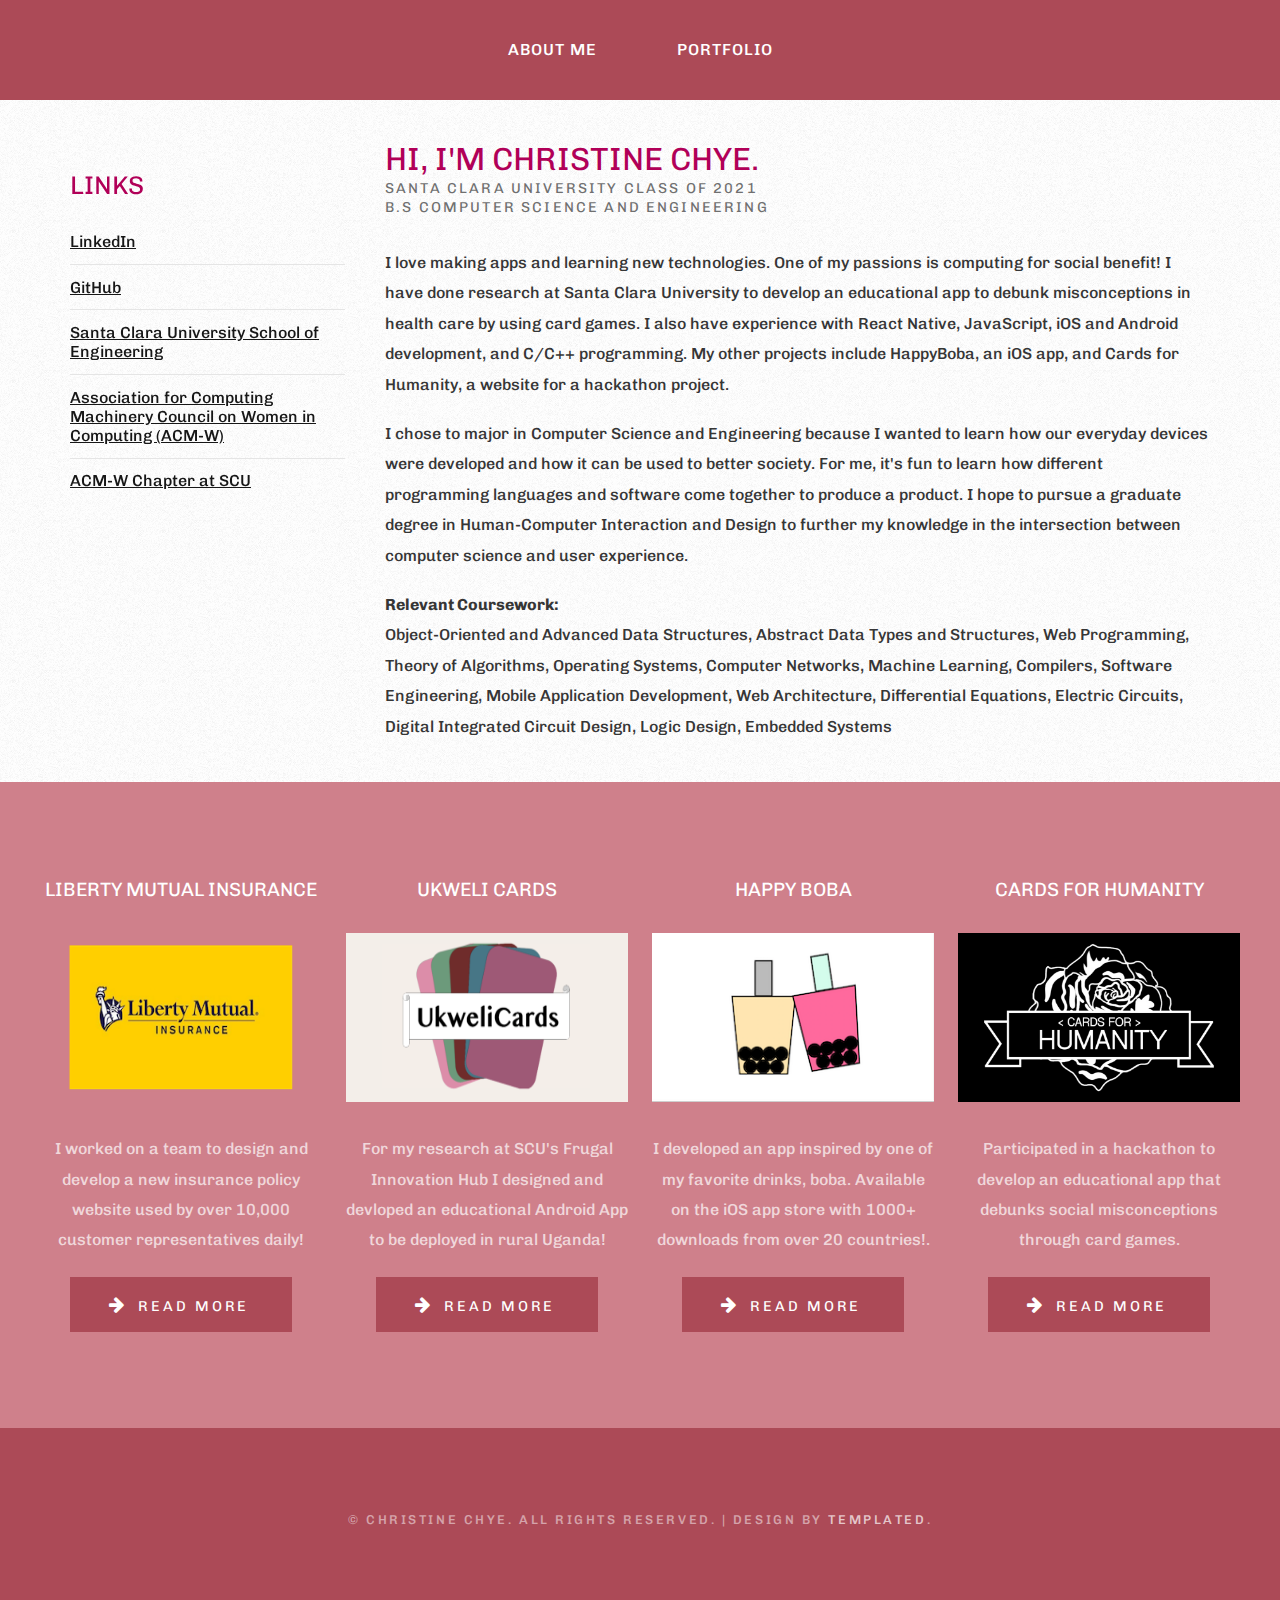
<file: index.html>
<!DOCTYPE html PUBLIC "-//W3C//DTD XHTML 1.0 Strict//EN" "http://www.w3.org/TR/xhtml1/DTD/xhtml1-strict.dtd">
<!--
Design by TEMPLATED
http://templated.co
Released for free under the Creative Commons Attribution License

Name       : ClearFigure 
Description: A two-column, fixed-width design with dark color scheme.
Version    : 1.0
Released   : 20140310

-->
<html xmlns="http://www.w3.org/1999/xhtml">
<head>
<meta http-equiv="Content-Type" content="text/html; charset=utf-8" />
<title>Christine Chye</title>
<meta name="keywords" content="" />
<meta name="description" content="" />
<link href="https://fonts.googleapis.com/css?family=Chivo:400,900" rel="stylesheet" />
<link href="default.css" rel="stylesheet" type="text/css" media="all" />
<link href="fonts.css" rel="stylesheet" type="text/css" media="all" />
</head>
<body>
	<div id="wrapper">
		<nav id="menu">
			<ul>
				<li><a href="index.html">About Me</a></li>
				<li><a href="portfolio.html">Portfolio</a></li>
				<!-- <li><a href="experience.html">Experience</a></li> -->
			</ul>
		</nav>
		<!-- <div id="banner"></div> -->
		<div id="page">
			<div id="sidebar">
				<div class="box2">
					<div class="title">
						<h2>Links</h2>
					</div>
					<ul class="style2">
						<li><a href="https://www.linkedin.com/in/christinechye/" target="_blank">LinkedIn</a></li>
						<li><a href="https://github.com/christinechye" target="_blank">GitHub</a></li>
						<li><a href="https://www.scu.edu/engineering/" target="_blank">Santa Clara University School of Engineering</a></li>
						<li><a href="https://women.acm.org" target="_blank">Association for Computing Machinery Council on Women in Computing (ACM-W)</a></li>
						<li><a href="https://www.scu.edu/engineering/beyond-the-classroom/student-organizations/acm-womens-chapter-acm-w/" target="_blank">ACM-W Chapter at SCU</a></li>
					</ul>
				</div>
			</div>
			<div id="content">
				<div class="title">
					<h2>Hi, I'm Christine Chye.</h2>
					<span class="byline">Santa Clara University Class of 2021</br>B.S Computer Science and Engineering</span> 
				</div>
				<p>I love making apps and learning new technologies. One of my passions is computing for social benefit! I have done research at Santa Clara University to develop an educational app to debunk misconceptions in health care by using card games. I also have experience with React Native, JavaScript, iOS and Android development, and C/C++ programming. My other projects include HappyBoba, an iOS app, and Cards for Humanity, a website for a hackathon project.</p><br>
				
				<p>I chose to major in Computer Science and Engineering because I wanted to learn how our everyday devices were developed and how it can be used to better society. For me, it's fun to learn how different programming languages and software come together to produce a product. I hope to pursue a graduate degree in Human-Computer Interaction and Design to further my knowledge in the intersection between computer science and user experience.</p> <br>

				<p><b>Relevant Coursework:</b></br>Object-Oriented and Advanced Data Structures, Abstract Data Types and Structures, Web Programming, Theory of Algorithms, Operating Systems, Computer Networks, Machine Learning, Compilers, Software Engineering, Mobile Application Development, Web Architecture, Differential Equations, Electric Circuits, Digital Integrated Circuit Design, Logic Design, Embedded Systems</p>
			</div>
		</div>
	</div>
	<div id="portfolio-wrapper">
		<div id="portfolio">
			<div id="column1">
				<div class="title">
					<h2>Liberty Mutual Insurance</h2>
				</div>
				<a href="portfolio.html#liberty" class="image image-full" target="_blank" ><img src="images/liberty.png" height="169" width="200"alt="" /></a>
				<p>I worked on a team to design and develop a new insurance policy website used by over 10,000 customer representatives daily!</p>
				<a href="portfolio.html#liberty" class="icon icon-arrow-right button" target="_blank">Read More</a> 
			</div>
			<div id="column2">
				<div class="title">
					<h2>Ukweli Cards</h2>
				</div>
				<a href="portfolio.html#ukwelicards" class="image image-full" target="_blank"><img src="images/ukweliCards_logo.jpg" alt="" height="169" width="200"/></a>
				<p>For my research at SCU's Frugal Innovation Hub I designed and devloped an educational Android App to be deployed in rural Uganda!</p>
				<a href="portfolio.html#ukwelicards" class="icon icon-arrow-right button" target="_blank">Read More</a> 
			</div>
			<div id="column3">
				<div class="title">
					<h2>Happy Boba</h2>
				</div>
				<a href="portfolio.html#happyboba" class="image image-full" target="_blank"><img src="images/pic02.jpg" height="169" width="175"alt="" /></a>
				<p>I developed an app inspired by one of my favorite drinks, boba. Available on the iOS app store with 1000+ downloads from over 20 countries!.</p>
				<a href="portfolio.html#happyboba" class="icon icon-arrow-right button" target="_blank">Read More</a> 
			</div>
			<div id="column4" >
				<div class="title">
					<h2>Cards for Humanity</h2>
				</div>
				<a href="portfolio.html#c4h" class="image image-full" target="_blank"><img src="images/c4h_logo.png" height="169" width="175" alt="" /></a>
				<p>Participated in a hackathon to develop an educational app that debunks social misconceptions through card games.</p>
				<a href="portfolio.html#c4h" class="icon icon-arrow-right button" target="_blank">Read More</a> 
			</div>
		</div>
	</div>

	<footer id="copyright" class="container">
	
		<p>&copy; Christine Chye. All rights reserved. | Design by <a href="http://templated.co" rel="nofollow">TEMPLATED</a>.</p>

	</footer>
</body>
</html>
</file>
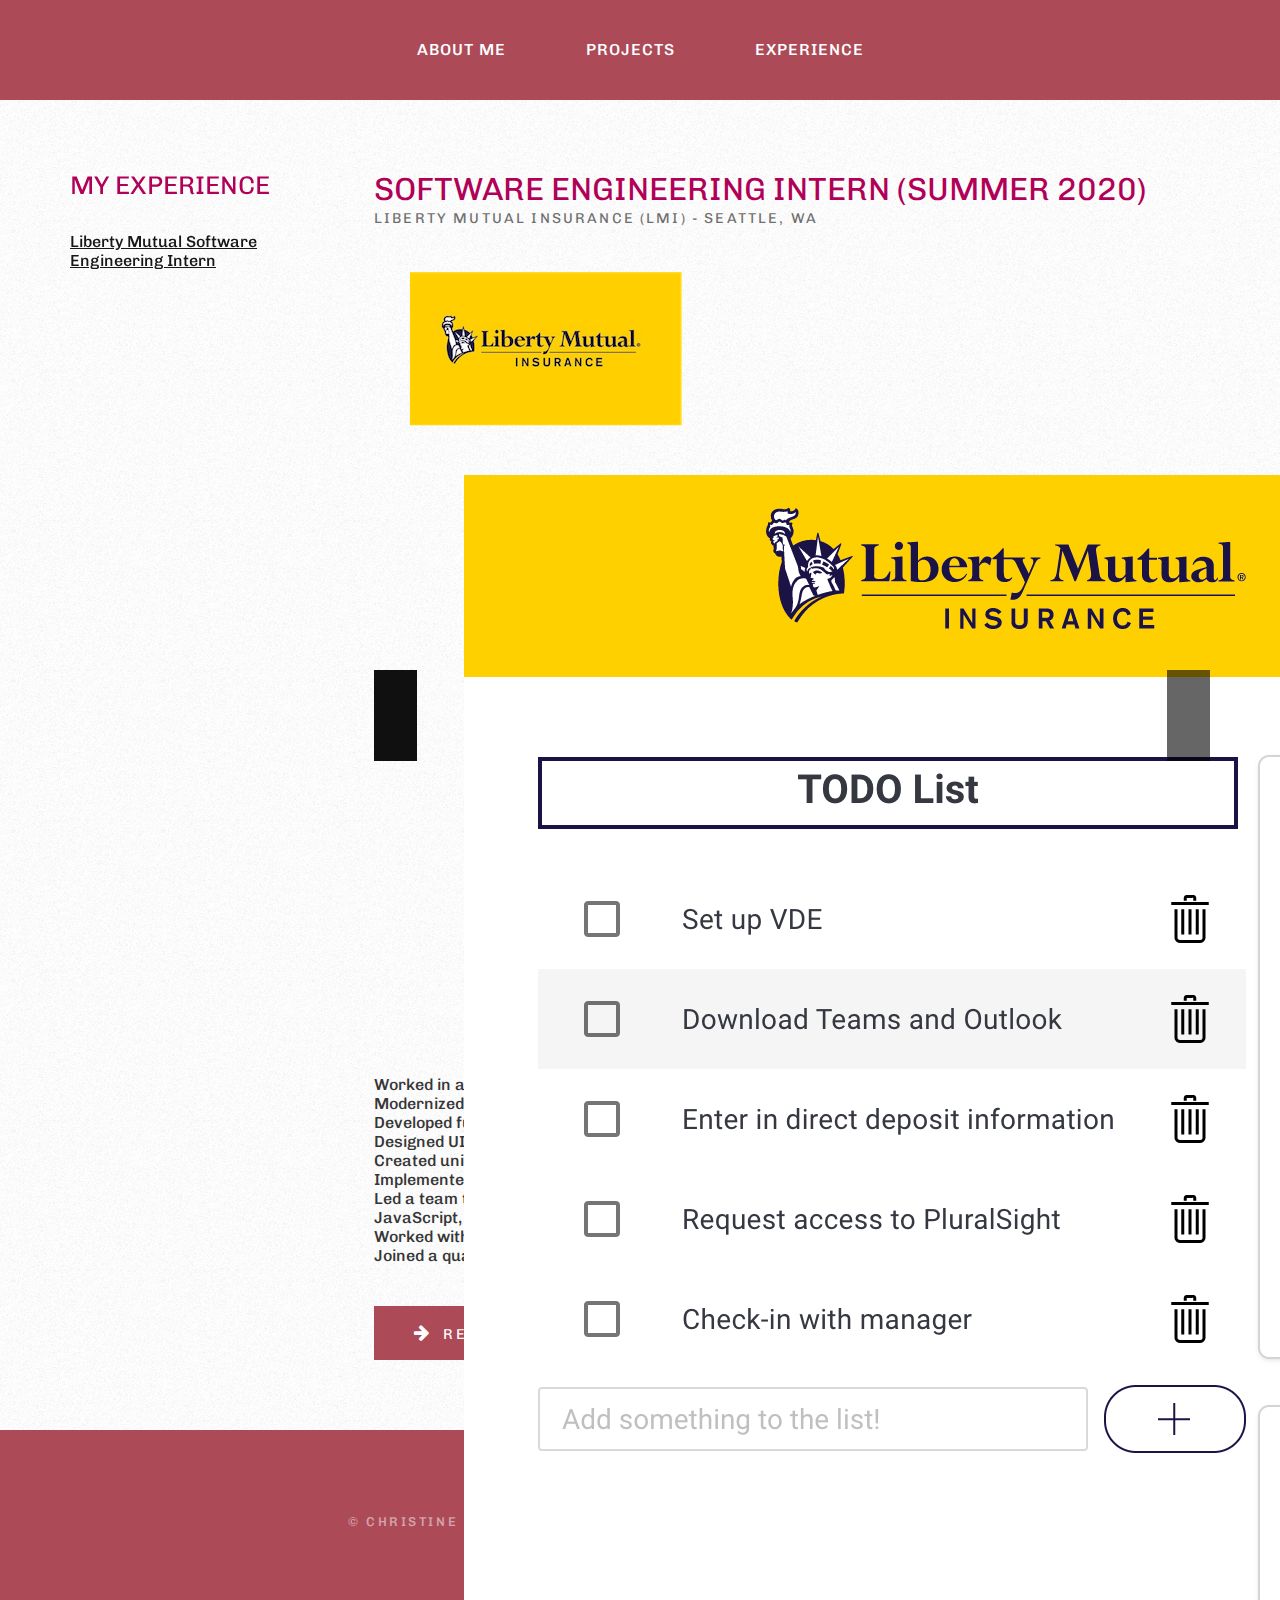
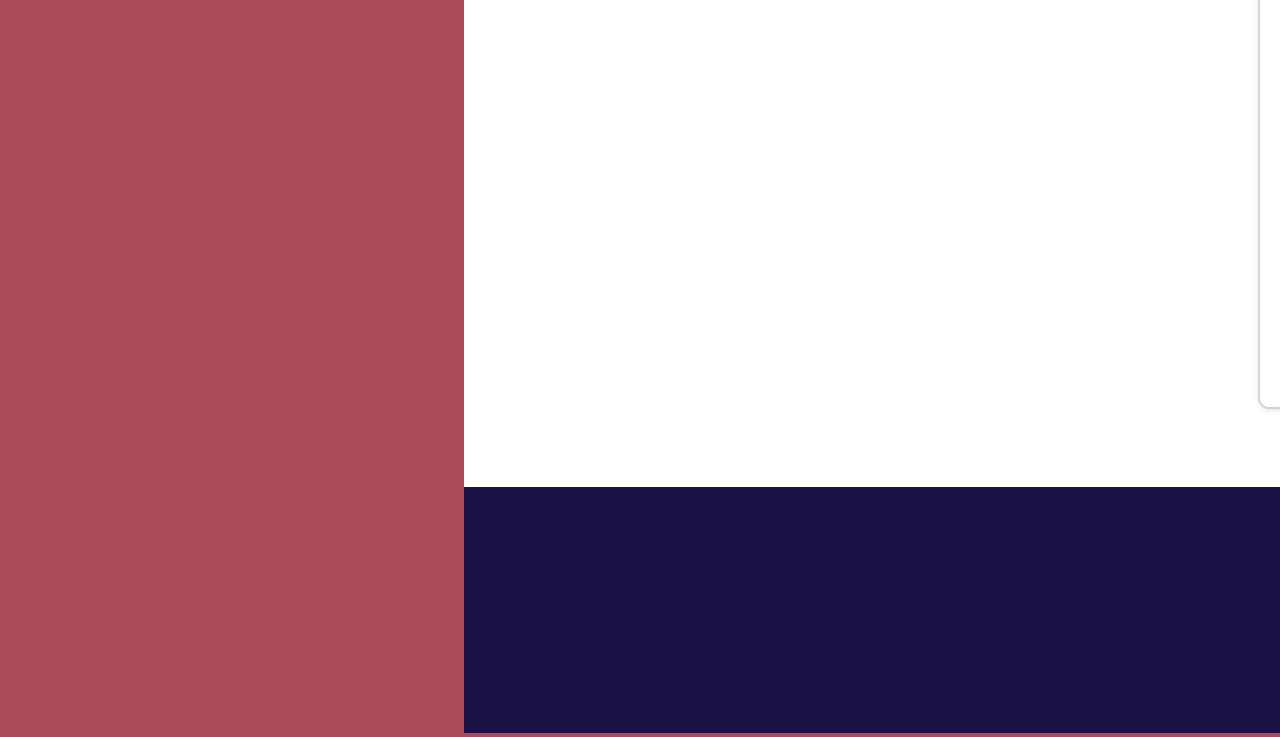
<file: experience.html>
<!DOCTYPE html PUBLIC "-//W3C//DTD XHTML 1.0 Strict//EN" "http://www.w3.org/TR/xhtml1/DTD/xhtml1-strict.dtd">

<html xmlns="http://www.w3.org/1999/xhtml">
<head>
<meta http-equiv="Content-Type" content="text/html; charset=utf-8" />
<title>Christine Chye</title>
<meta name="keywords" content="" />
<meta name="description" content="" />
<link href="https://fonts.googleapis.com/css?family=Chivo:400,900" rel="stylesheet" />
<link href="default.css" rel="stylesheet" type="text/css" media="all" />
<link href="fonts.css" rel="stylesheet" type="text/css" media="all" />
<!--[if IE 6]>
<link href="default_ie6.css" rel="stylesheet" type="text/css" />
<![endif]-->
</head>
<body>
<div id="wrapper">
	<nav id="menu">
        <ul>
            <li><a href="index.html">About Me</a></li>
            <li><a href="projects.html">Projects</a></li>
            <li><a href="experience.html">Experience</a></li>
        </ul>
    </nav>
    <div id="page">
        <div id="sidebar">
            <div class="box2">
                <div class="title">
                    <h2>My Experience</h2>
                </div>
                <ul class="style2">
                    <li><a href="#liberty">Liberty Mutual Software Engineering Intern</a></li>
                    <!-- <li><a href="#peerAdvising">School of Engineering Peer Advisor</a></li>
                    <li><a href="#acmw">ACM-W</a></li> -->
                </ul>
            </div>
        </div>
        <div class="container1">
            <div class="block">
                <a name="liberty"></a>
                <div class="title">
                    <h2>Software Engineering Intern (Summer 2020)</h2>
                    <span class="byline">Liberty Mutual Insurance (LMI) - Seattle, WA</span> </div>
                <a href="experience.html" class="image1"><img src="images/liberty.png" alt="" /></a>

                <div class="slider">
                    <ul>
                    <li id="no-js-slider-1" class="slide">
                        <img src="images/liberty_policy1.png">
                        <a class="prev" href="#no-js-slider-3">prev</a>
                        <a class="next" href="#no-js-slider-2">next</a>
                    </li>
                    <li id="no-js-slider-2" class="slide">
                        <img src="images/liberty_policy2.png">
                        <a class="prev" href="#no-js-slider-1">prev</a>
                        <a class="next" href="#no-js-slider-3">next</a>           
                    </li>
                    <li id="no-js-slider-3" class="slide">
                        <img src="images/liberty_hackathon.png">
                        <a class="prev" href="#no-js-slider-2">prev</a>
                        <a class="next" href="#no-js-slider-1">next</a>           
                    </li>
                    </ul>
                </div>

                <ul style="padding-top: 150px;">
                    <li>
                        Worked in an Agile environment part of the Global Retail Markets (GRM) Agent and Partners Tech team. 
                    </li>
                    <li>
                        Modernized the Customer Service Workbench application used by over 10,000 users daily at call centers. 
                    </li>
                    <li>
                        Developed full-stack features to production using React and JavaScript.
                    </li>
                    <li>
                        Designed UI mockups using Sketch to influence policy page views. 
                    </li>
                    <li>
                        Created unit tests in JavaScript for React components.
                    </li>
                    <li>
                        Implemented the Surcharge Removed Expiration Date feature to an Incident Review section.
                    </li>
                    <li>
                        Led a team to develop an on-boarding website for Liberty employees at the Intern Hackathon using JavaScript, React, and semantic-ui for the interface. 
                    </li>
                    <li>
                        Worked with other developers for testing, design, and implementing features.
                    </li>
                    <li>
                        Joined a quarterly planning increment for a high-level perspective on the product.
                    </li>
                </ul>
                <br>
                <a href="https://techcampus.libertymutual.com/#/home" class="icon icon-arrow-right button">Read More</a>
            </div>
            <!-- <div class="block">
                <a name="peerAdvising"></a>
                <div class="title">
                    <h2>Engineering Peer Advisor</h2>
                    <span class="byline">SCU School of Engineering (SoE)</span> </div>
                <a href="experience.html" class="image1"><img src="images/SoE.png" alt="" /></a>
                <p>I advise and mentor students on academic requirements, campus resources, and engineering opportunities, and I plan and host events each quarter aimed at encouraging extracurricular involvement on campus, community building within the first-year class, and professional development.</p><br>
                <a href="https://www.scu.edu/engineering/undergraduate/student-support/engineering-peer-advising-program/" class="icon icon-arrow-right button">Read More</a>
            </div>
            <div class="block">
                <a name="acmw"></a>
                <div class="title">
                    <h2>ACM-W Co-President</h2>
                    <span class="byline">Association for Computing Machinery - Women's Chapter (ACM-W)</span> </div>
                <a href="experience.html" class="image1"><img src="images/acmw.jpg" alt="" /></a>
                <p>As Co-President of SCU’s chapter of ACM-W, I am responsible for all chapter operations, including developing programs of interest, monitoring chapter progress, presiding over meetings, and creating collaborations with other clubs to create a community of women and minorities in computer science.</p><br>
                <a href="https://www.scu.edu/engineering/beyond-the-classroom/student-organizations/acm-womens-chapter-acm-w/" class="icon icon-arrow-right button">Read More</a>
            </div> -->
        </div>
    </div>
</div>

<footer id="copyright" class="container">
	
    <p>&copy; Christine Chye. All rights reserved. | Design by <a href="http://templated.co" rel="nofollow">TEMPLATED</a>.</p>

</footer>

</body>
</html>
</file>
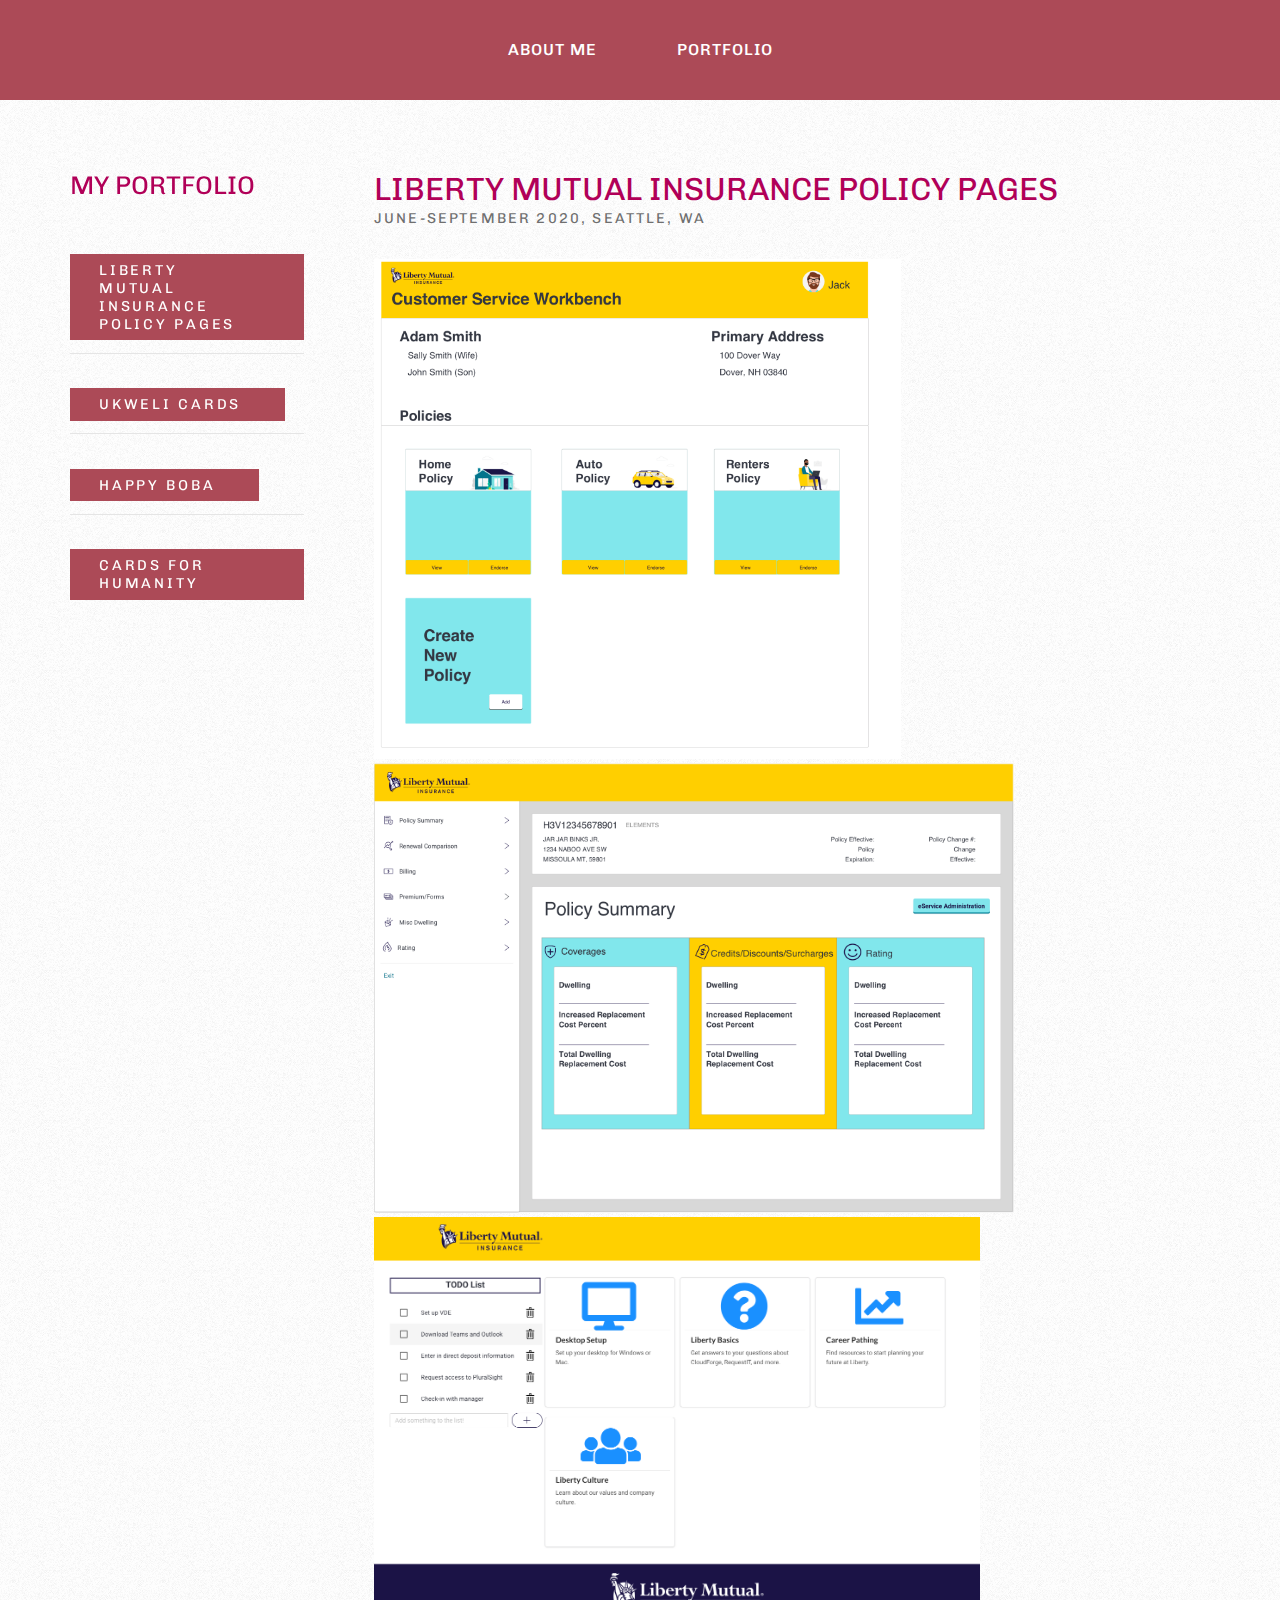
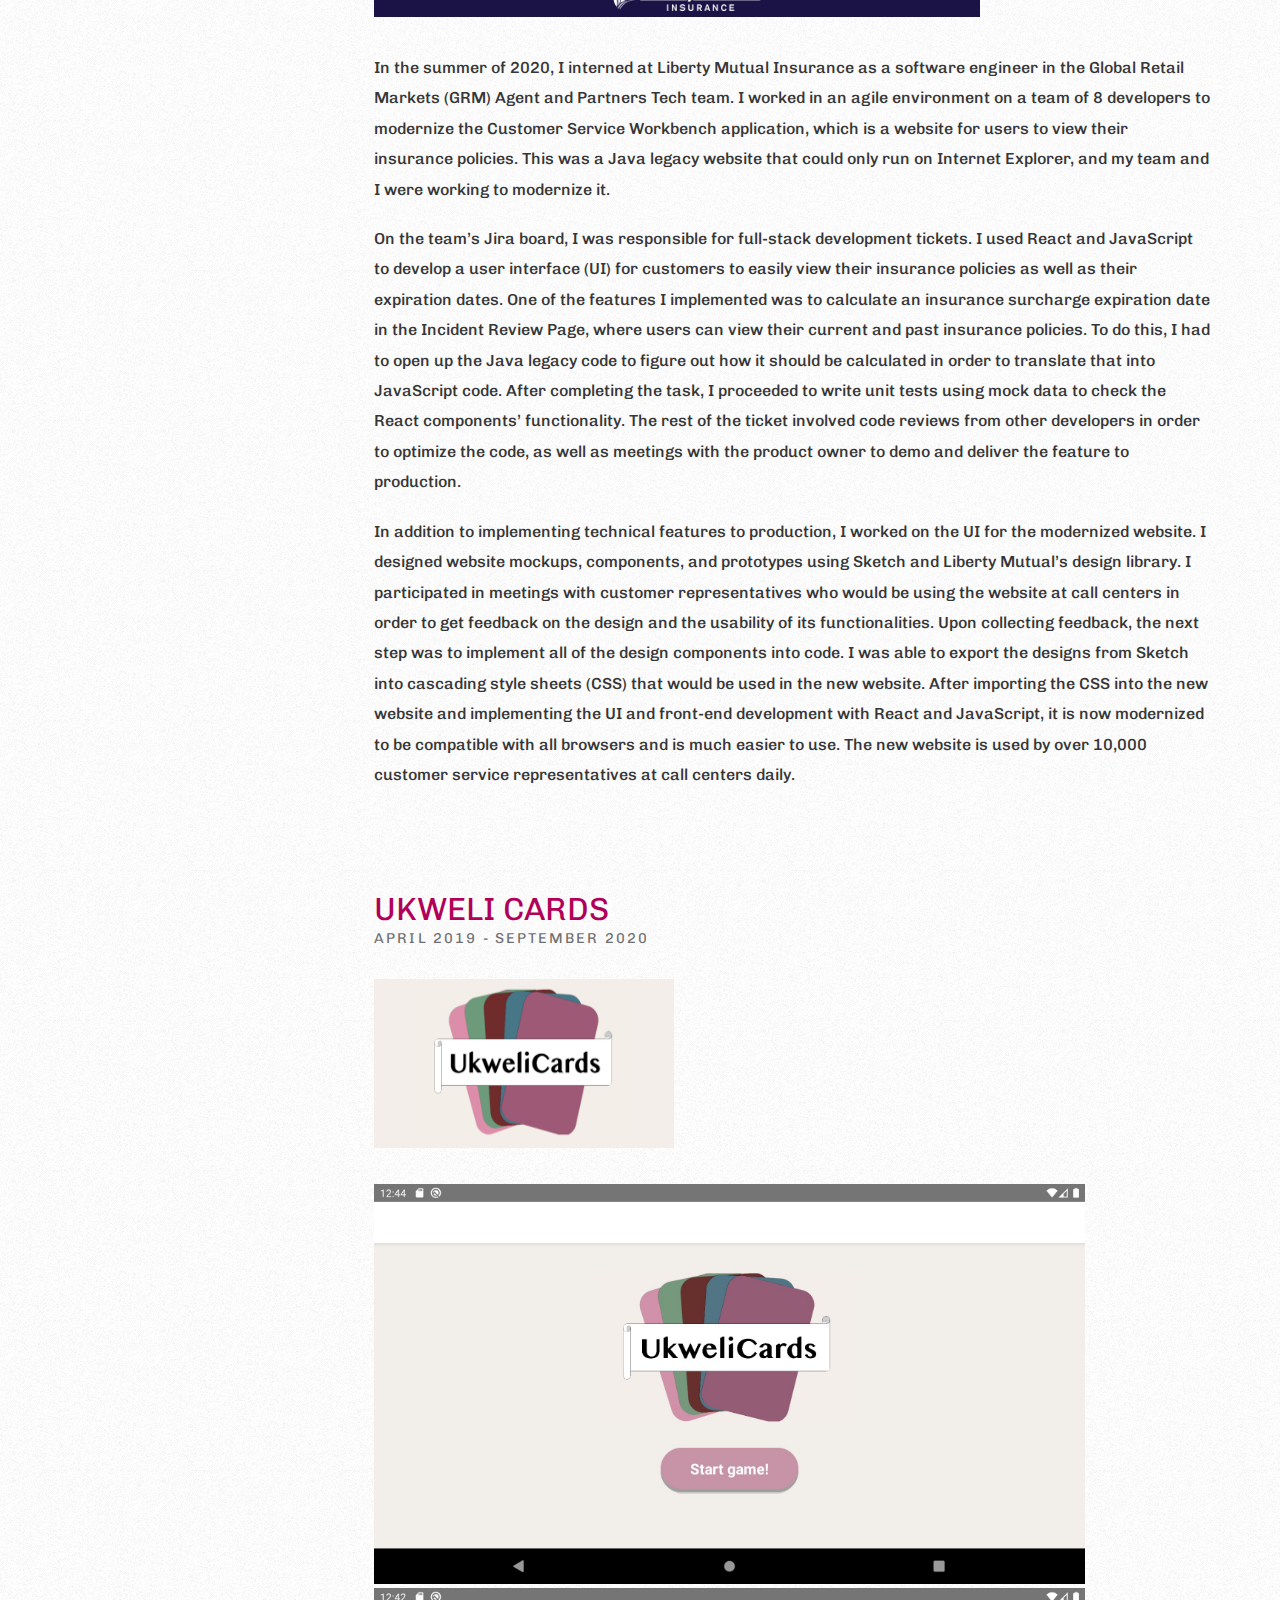
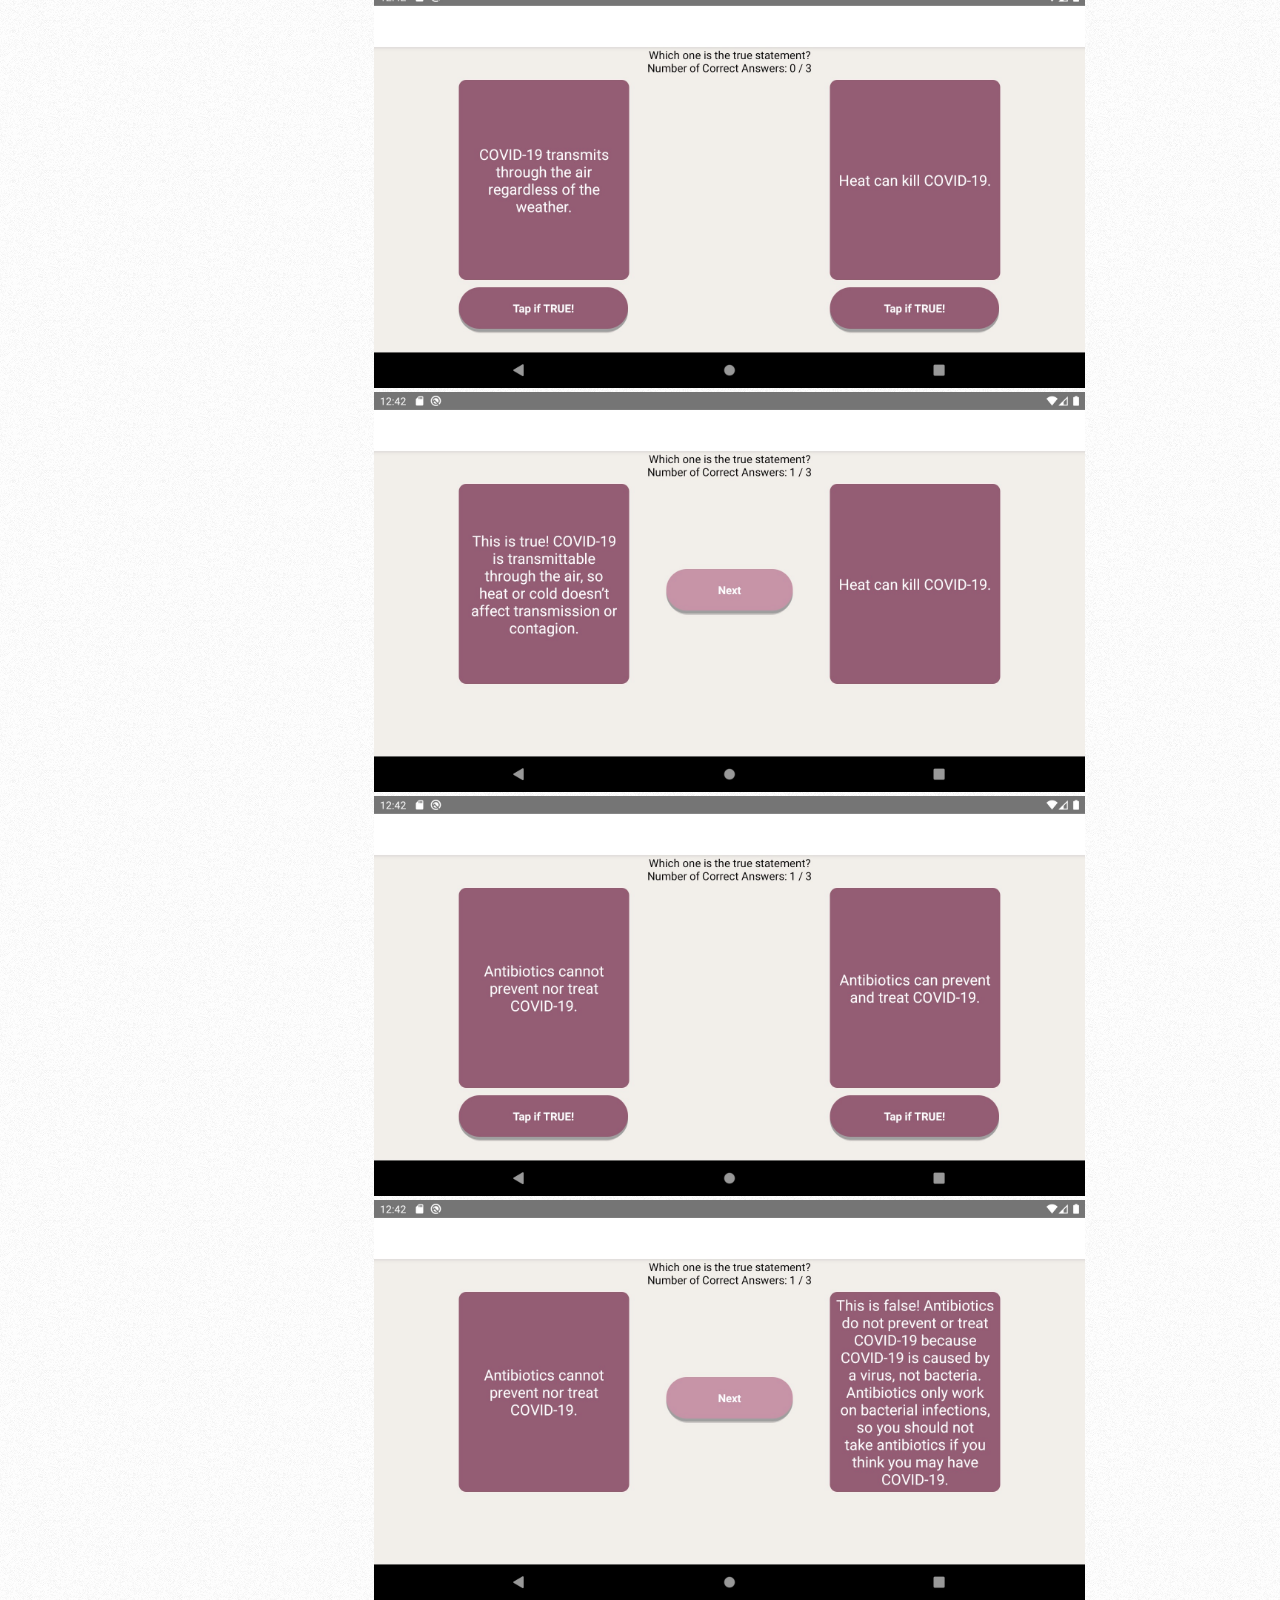
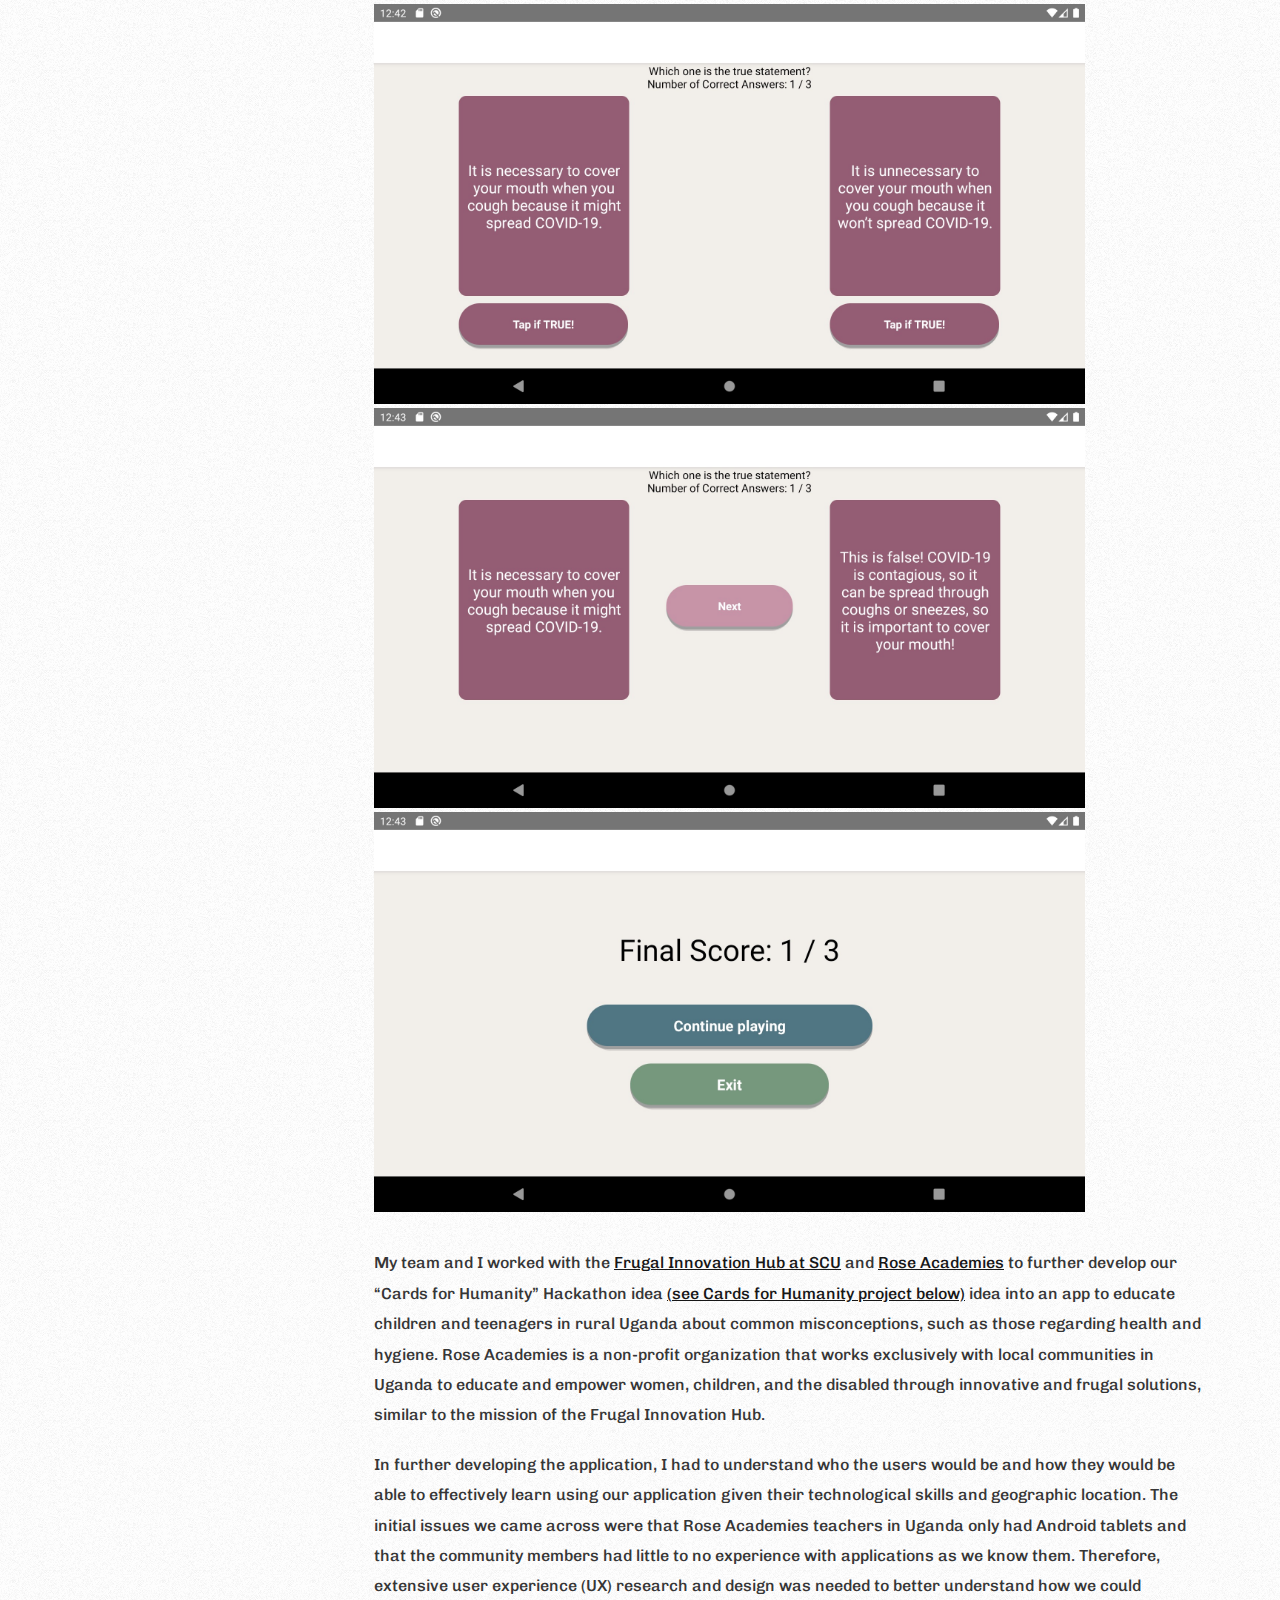
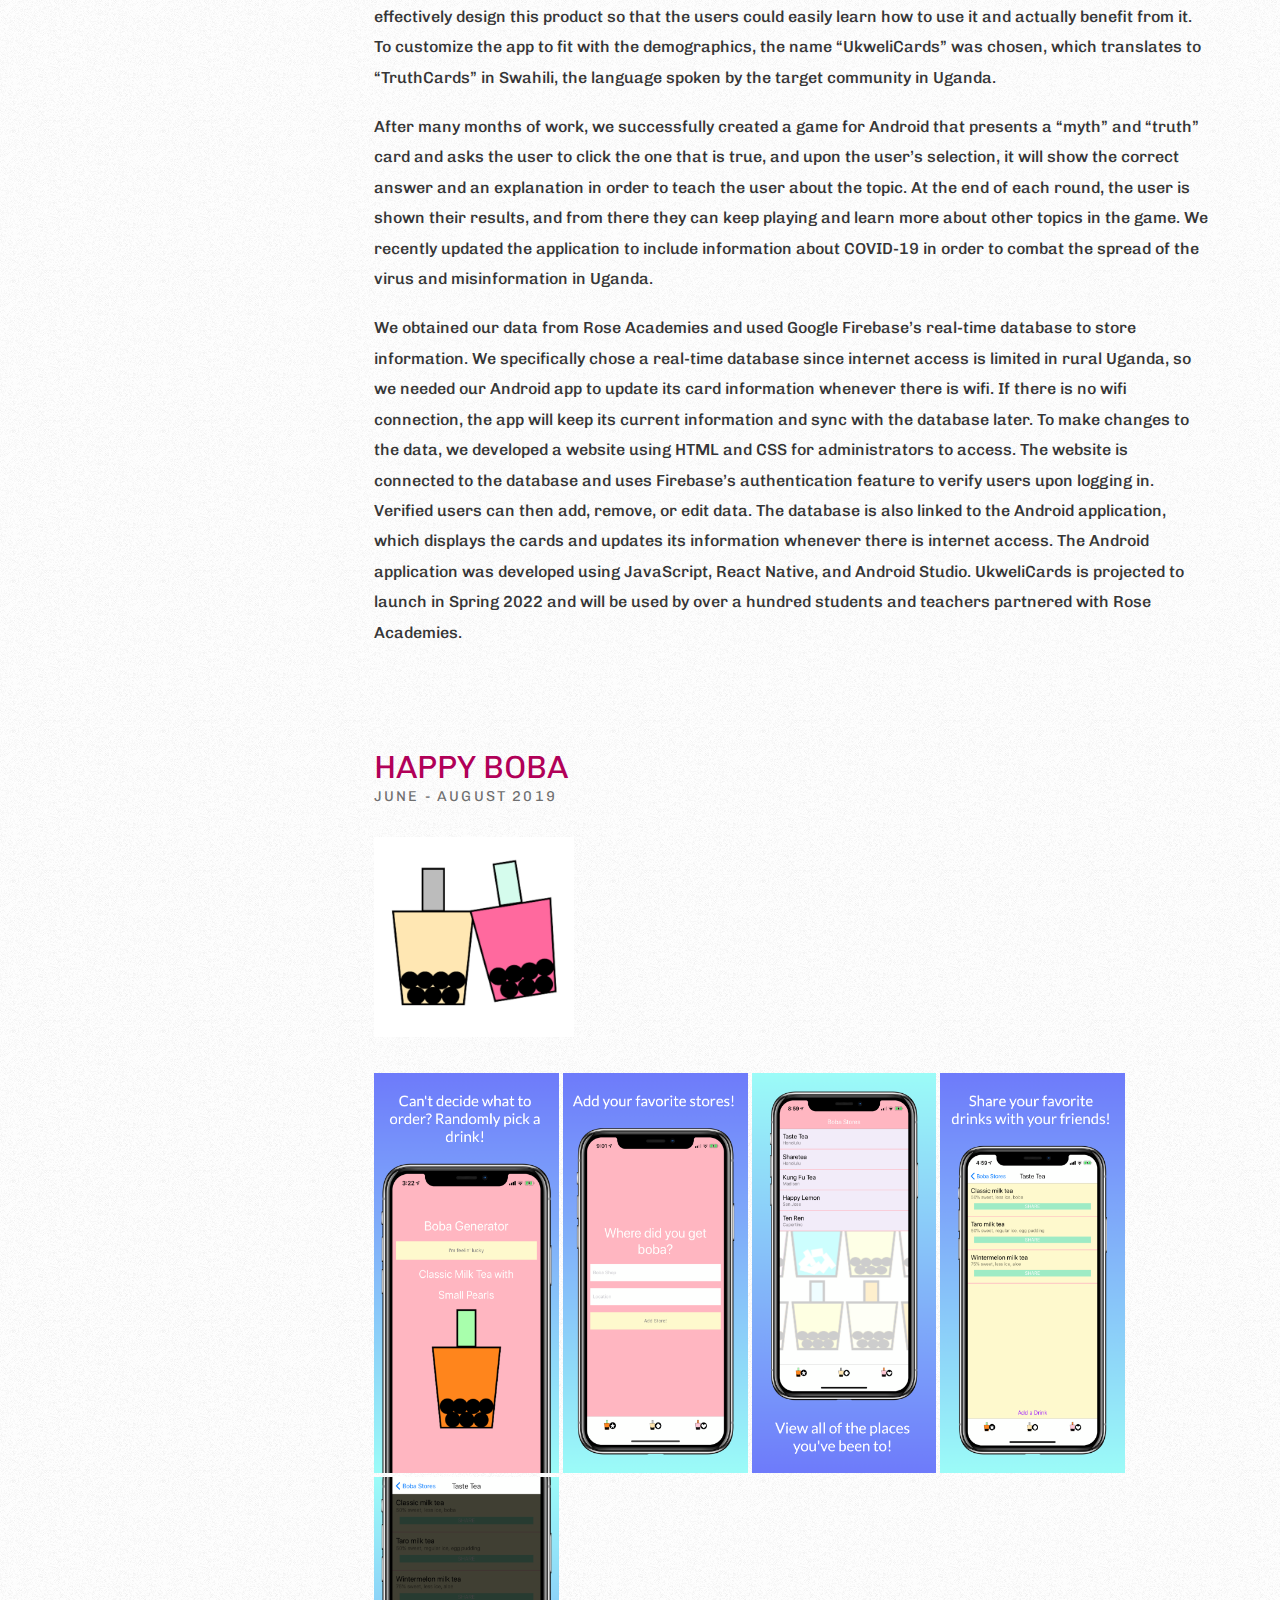
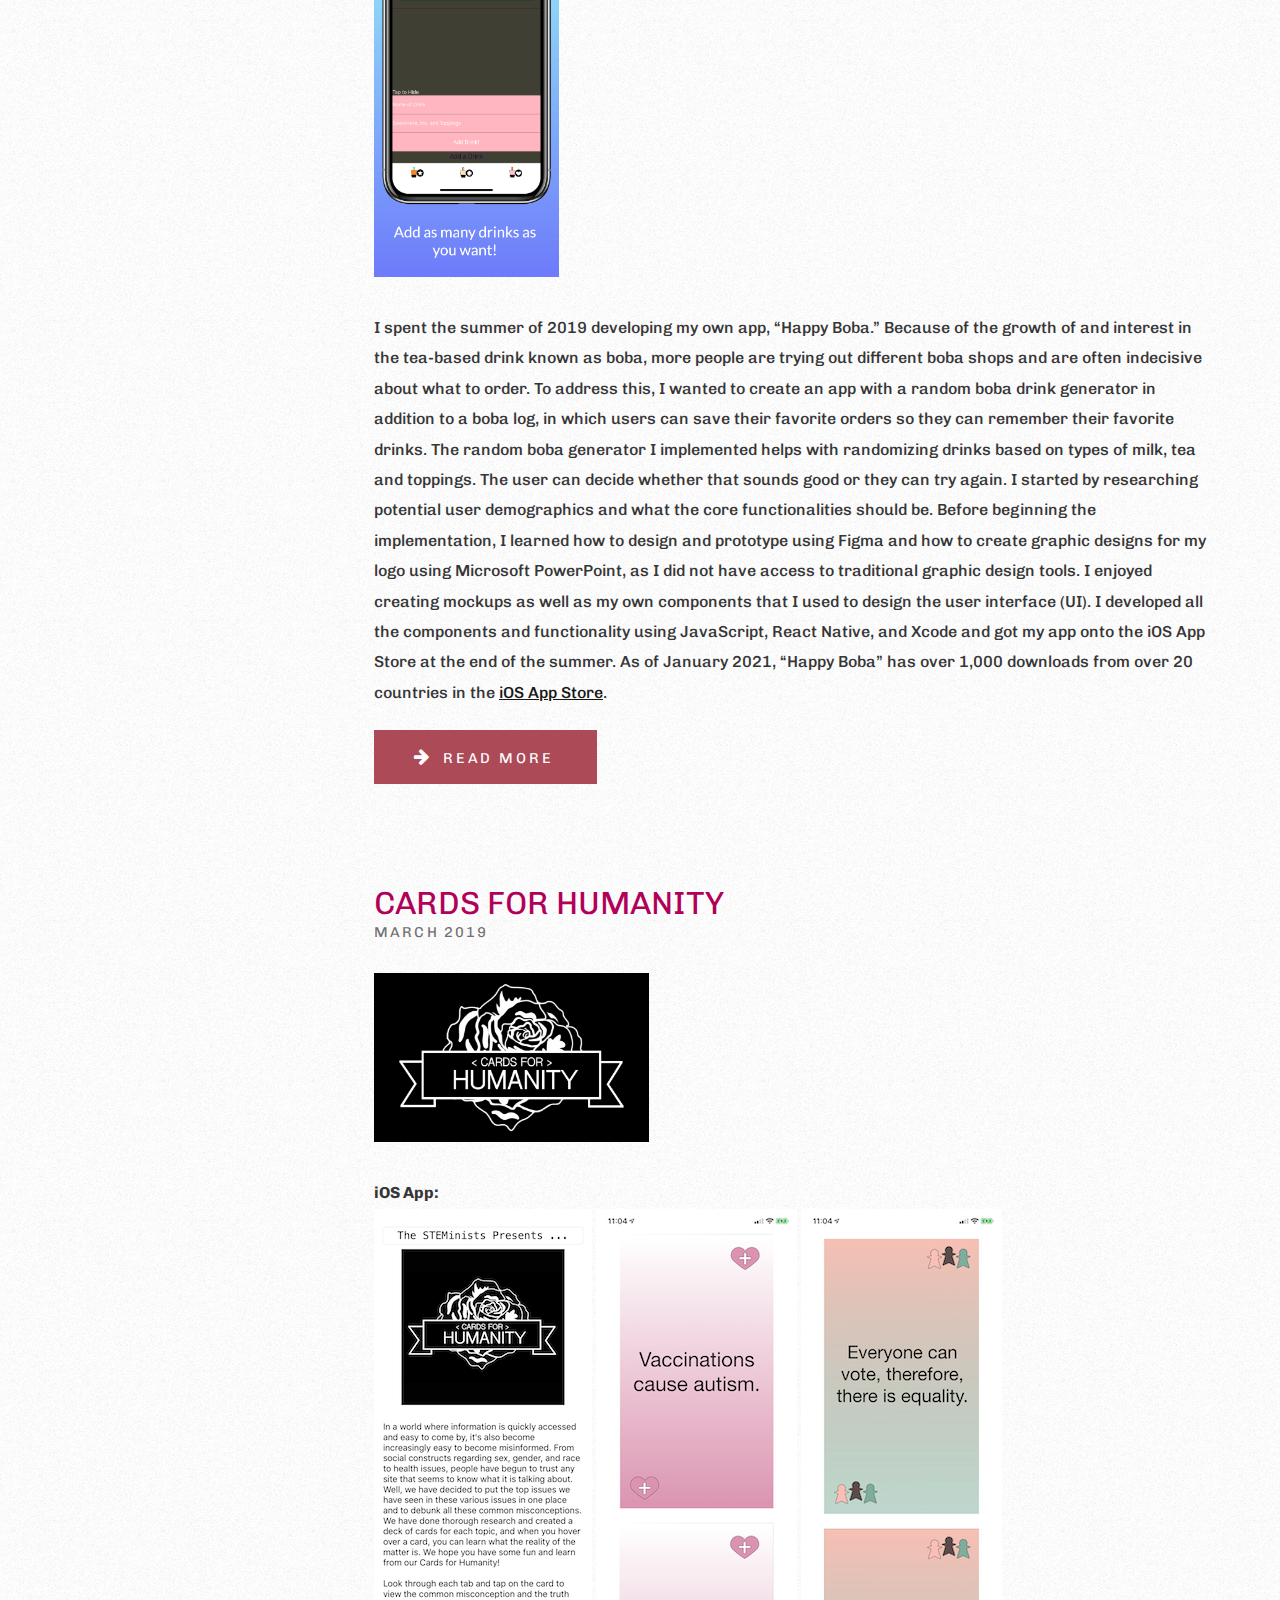
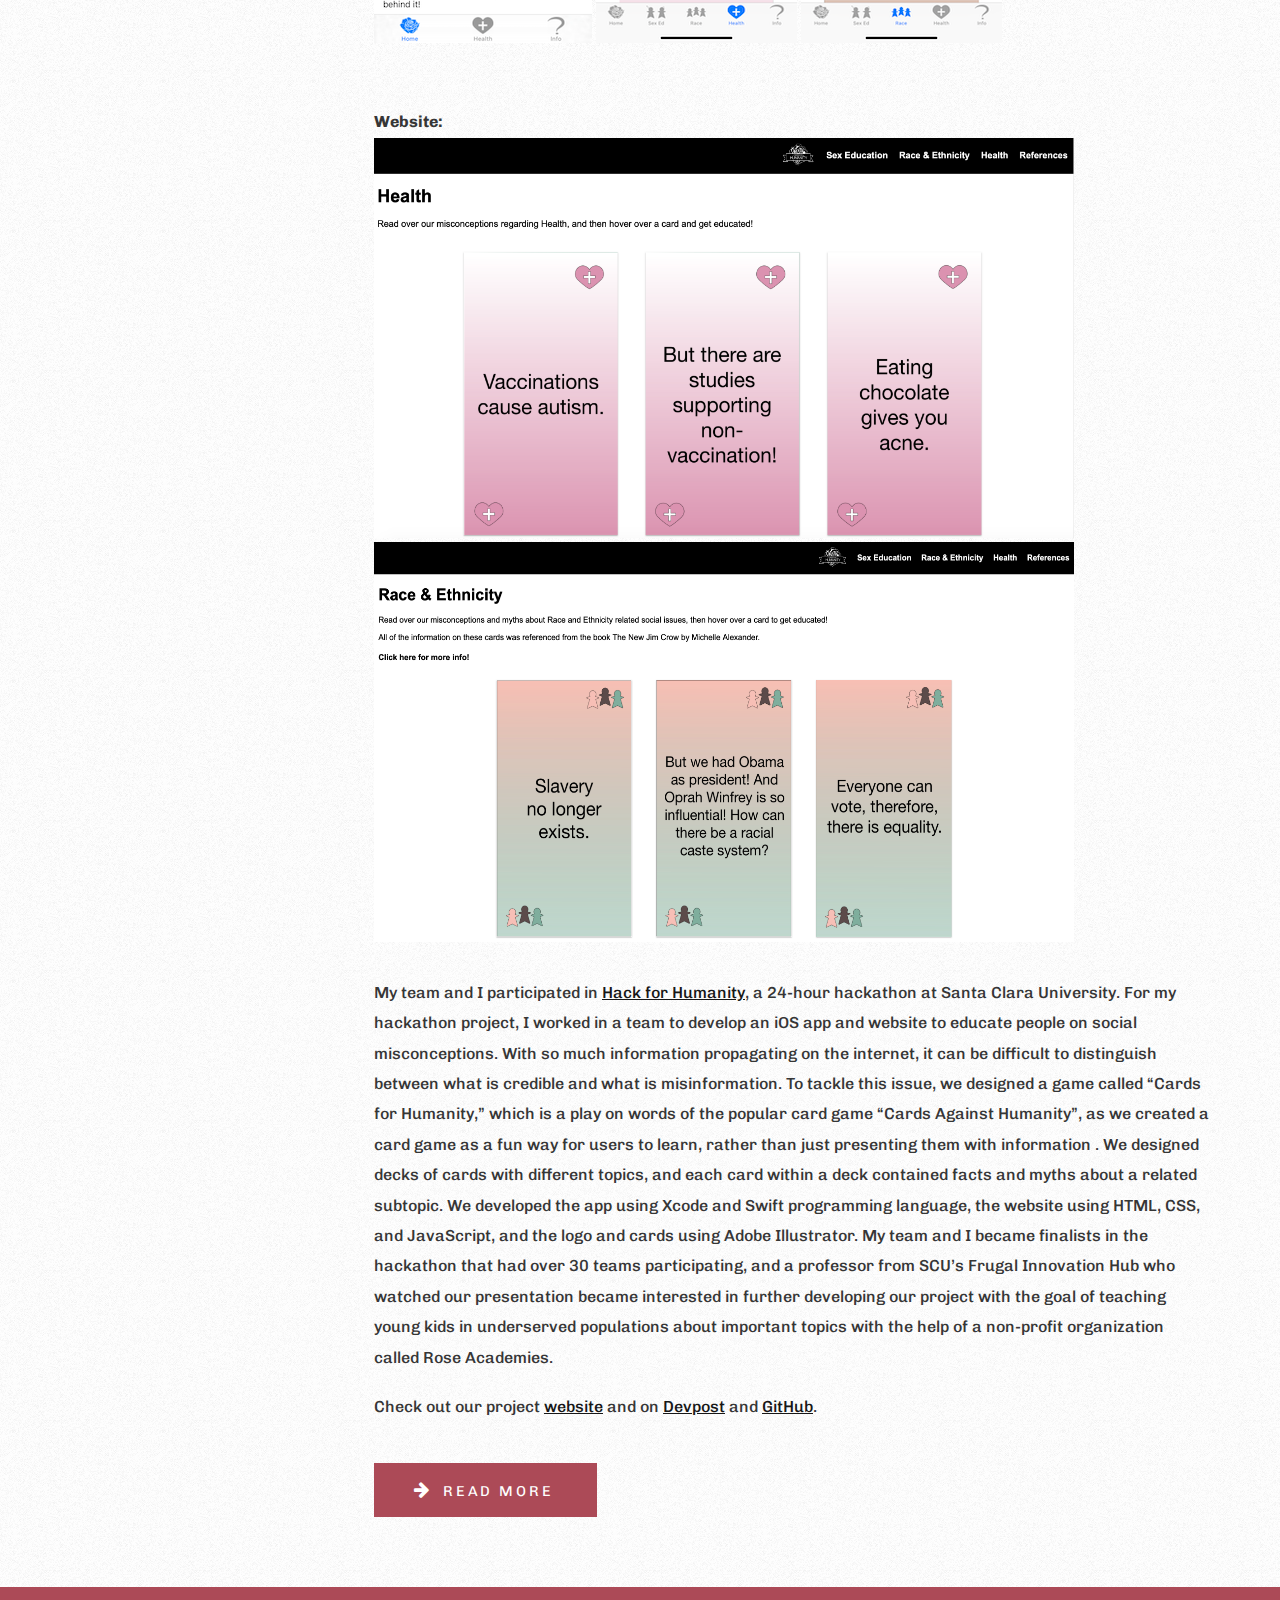
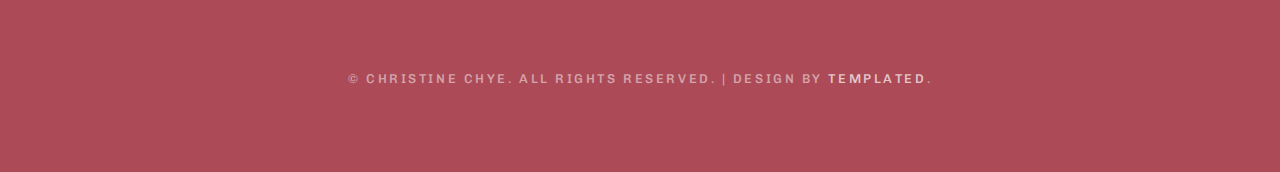
<file: portfolio.html>
<!DOCTYPE html PUBLIC "-//W3C//DTD XHTML 1.0 Strict//EN" "http://www.w3.org/TR/xhtml1/DTD/xhtml1-strict.dtd">

<html xmlns="http://www.w3.org/1999/xhtml">
<head>
<meta http-equiv="Content-Type" content="text/html; charset=utf-8" />
<title>Christine Chye</title>
<meta name="keywords" content="" />
<meta name="description" content="" />
<link href="https://fonts.googleapis.com/css?family=Chivo:400,900" rel="stylesheet" />
<link href="default.css" rel="stylesheet" type="text/css" media="all" />
<link href="fonts.css" rel="stylesheet" type="text/css" media="all" />
<!--[if IE 6]>
<link href="default_ie6.css" rel="stylesheet" type="text/css" />
<![endif]-->
</head>
<body>
    <div id="wrapper">
        <nav id="menu">
            <ul>
                <li><a href="index.html">About Me</a></li>
                <li><a href="portfolio.html">Portfolio</a></li>
                <!-- <li><a href="experience.html">Experience</a></li> -->
            </ul>
        </nav>
        <!-- <div class="title1"><h3>My Projects</h3></div> -->
        <!-- <div class="projects">
            <a href="#ukwelicards" class="icon button">Ukweli Cards</a>
            <a href="#happyboba" class="icon button">HappyBoba</a>
            <a href="#c4h" class="icon button">Cards for Humanity</a>
        </div> -->
        <div id="page">
            <div id="sidebar">
                <div class="box2">
                    <div class="title">
                        <h2>My Portfolio</h2>
                    </div>
                    <ul class="style2">
                        <li><a href="#liberty" class="icon button">Liberty Mutual Insurance Policy Pages</a></li>
                        <li><a href="#ukwelicards" class="icon button">Ukweli Cards</a></li>
                        <li><a href="#happyboba" class="icon button">Happy Boba</a></li>
                        <li><a href="#c4h" class="icon button">Cards for Humanity</a></li>
                    </ul>
                </div>
            </div>
            <div class="container1">
              <div class="block" id="liberty">
                  <a name="liberty"></a>
                  <div class="title">
                      <h2>Liberty Mutual Insurance Policy Pages</h2>
                      <span class="byline">June-September 2020, Seattle, WA</span> </div>
                  <!-- <a href="portfolio.html" class="image1"><img src="images/liberty.png" alt="" /></a> -->
  
                  <div class="pics">
                    <img src="images/liberty_policy1.png" alt="" height="500"/>
                    <img src="images/liberty_policy2.png" alt="" height="450"/>
                    <img src="images/liberty_hackathon.png" alt="" height="400"/>
                  </div>
                  <p>In the summer of 2020, I interned at Liberty Mutual Insurance as a software engineer in the Global Retail Markets (GRM) Agent and Partners Tech team. I worked in an agile environment on a team of 8 developers to modernize the Customer Service Workbench application, which is a website for users to view their insurance policies. This was a Java legacy website that could only run on Internet Explorer, and my team and I were working to modernize it. 
                </p><br>
                  <p>On the team’s Jira board, I was responsible for full-stack development tickets. I used React and JavaScript to develop a user interface (UI) for customers to easily view their insurance policies as well as their expiration dates. One of the features I implemented was to calculate an insurance surcharge expiration date in the Incident Review Page, where users can view their current and past insurance policies. To do this, I had to open up the Java legacy code to figure out how it should be calculated in order to translate that into JavaScript code. After completing the task, I proceeded to write unit tests using mock data to check the React components’ functionality. The rest of the ticket involved code reviews from other developers in order to optimize the code, as well as meetings with the product owner to demo and deliver the feature to production. 
                </p><br>
                <p>In addition to implementing technical features to production, I worked on the UI for the modernized website. I designed website mockups, components, and prototypes using Sketch and Liberty Mutual’s design library. I participated in meetings with customer representatives who would be using the website at call centers in order to get feedback on the design and the usability of its functionalities. Upon collecting feedback, the next step was to implement all of the design components into code. I was able to export the designs from Sketch into cascading style sheets (CSS) that would be used in the new website. After importing the CSS into the new website and implementing the UI and front-end development with React and JavaScript, it is now modernized to be compatible with all browsers and is much easier to use. The new website is used by over 10,000 customer service representatives at call centers daily. 
                </p>
                  <!-- <a href="https://techcampus.libertymutual.com/#/home" class="icon icon-arrow-right button">Read More</a> -->
              </div>

            <div class="container1">
                <div class="block" id="ukwelicards">
                    <a name="ukwelicards"></a>
                    <div class="title">
                        <h2>Ukweli Cards</h2>
                        <span class="byline">April 2019 - September 2020</span> </div>
                    <a href="portfolio.html" class="image1"><img src="images/ukweliCards_logo.jpg" alt="" height="169" width="300" /></a>
                    <div class="pics">
                      <img src="images/ukweli_1.jpeg" alt="" height="400"/>
                      <img src="images/ukweli_2.jpeg" alt="" height="400"/>
                      <img src="images/ukweli_3.jpeg" alt="" height="400"/>
                      <img src="images/ukweli_4.jpeg" alt="" height="400"/>
                      <img src="images/ukweli_5.jpeg" alt="" height="400"/>
                      <img src="images/ukweli_6.jpeg" alt="" height="400"/>
                      <img src="images/ukweli_7.jpeg" alt="" height="400"/>
                      <img src="images/ukweli_8.jpeg" alt="" height="400"/>
                    </div>
                    <p>My team and I worked with the <a href="https://www.scu.edu/engineering/labs--research/labs/frugal-innovation-hub/" target="_blank">Frugal Innovation Hub at SCU</a> and <a href="https://roseacademies.org" target="_blank">Rose Academies</a> to further develop our “Cards for Humanity” Hackathon idea <a href="#c4h">(see Cards for Humanity project below)</a> idea into an app to educate children and teenagers in rural Uganda about common misconceptions, such as those regarding health and hygiene. Rose Academies is a non-profit organization that works exclusively with local communities in Uganda to educate and empower women, children, and the disabled through innovative and frugal solutions, similar to the mission of the Frugal Innovation Hub. 
                    </p><br>
                    <p>In further developing the application, I had to understand who the users would be and how they would be able to  effectively learn using our application given their technological skills and geographic location. The initial issues we came across were that Rose Academies teachers in Uganda only had Android tablets and that the community members had little to no experience with applications as we know them. Therefore, extensive user experience (UX) research and design was needed to better understand how we could effectively design this product so that the users could easily learn how to use it and actually benefit from it. To customize the app to fit with the demographics, the name “UkweliCards” was chosen, which translates to “TruthCards” in Swahili, the language spoken by the target community in Uganda. 
                    </p><br>
                    <p>After many months of work, we successfully created a game for Android that presents a “myth” and “truth” card and asks the user to click the one that is true, and upon the user’s selection, it will show the correct answer and an explanation in order to teach the user about the topic. At the end of each round, the user is shown their results, and from there they can keep playing and learn more about other topics in the game. We recently updated the application to include information about COVID-19 in order to combat the spread of the virus and misinformation in Uganda. </p><br>
                    <p>We obtained our data from Rose Academies and used Google Firebase’s real-time database to store information. We specifically chose a real-time database since internet access is limited in rural Uganda, so we needed our Android app to update its card information whenever there is wifi. If there is no wifi connection, the app will keep its current information and sync with the database later. To make changes to the data, we developed a website using HTML and CSS for administrators to access. The website is connected to the database and uses Firebase’s authentication feature to verify users upon logging in. Verified users can then add, remove, or edit data. The database is also linked to the Android application, which displays the cards and updates its information whenever there is internet access. The Android application was developed using JavaScript, React Native, and Android Studio. UkweliCards is projected to launch in Spring 2022 and will be used by over a hundred students and teachers partnered with Rose Academies.
                    </p>
                </div>
                <div class="block" id="happyboba">
                    <a name="happyboba"></a>
                    <div class="title">
                        <h2>Happy Boba</h2>
                        <span class="byline">June - August 2019</span> </div>
                    <a href="https://apps.apple.com/vg/app/happyboba/id1477132126" target="blank" class="image1"><img src="images/hb_logo.png" height="200" width="200"alt="" /></a>         
                    <div class="pics">
                        <img src="images/hb1.png" alt="" height="400"/>
                        <img src="images/hb2.png" alt="" height="400"/>
                        <img src="images/hb3.png" alt="" height="400"/>
                        <img src="images/hb4.png" alt="" height="400"/>
                        <img src="images/hb5.png" alt="" height="400"/>
                    </div>
                    <p>I spent the summer of 2019 developing my own app, “Happy Boba.” Because of the growth of and interest in the tea-based drink known as boba, more people are trying out different boba shops and are often indecisive about what to order. To address this, I wanted to create an app with a random boba drink generator in addition to a boba log, in which users can save their favorite orders so they can remember their favorite drinks. The random boba generator I implemented helps with randomizing drinks based on types of milk, tea and toppings. The user can decide whether that sounds good or they can try again. I started by researching potential user demographics and what the core functionalities should be. Before beginning the implementation, I learned how to design and prototype using Figma and how to create graphic designs for my logo using Microsoft PowerPoint, as I did not have access to traditional graphic design tools. I enjoyed creating mockups as well as my own components that I used to design the user interface (UI). I developed all the components and functionality using JavaScript, React Native, and Xcode and got my app onto the iOS App Store at the end of the summer. As of January 2021, “Happy Boba” has over 1,000 downloads from over 20 countries in the <a href="https://apps.apple.com/vg/app/happyboba/id1477132126">iOS App Store</a>. 
                    </p>
                    <a href="https://apps.apple.com/vg/app/happyboba/id1477132126" class="icon icon-arrow-right button" target="_blank">Read More</a>
                </div>
                <div class="block" id="c4h">
                    <a name="c4h"></a>
                    <div class="title">
                        <h2>Cards For Humanity</h2>
                        <span class="byline">March 2019</span> </div>
                    <a href="https://ofigueira.github.io/Cards-for-Humanity/index.html" target="blank" class="image1"><img src="images/c4h_logo.png" alt="" height="169" width="275"/></a>
                    <div class="pics">
                        <p><b>iOS App:</b></p>
                        <img src="images/c4h1.png" alt="" />
                        <img src="images/c4h2.png" alt="" />
                        <img src="images/c4h3.png" alt="" />
                        <p><br><br><b>Website:</b></p>
                        <img src="images/c4h4.png" alt="" height="400" width="700"/>
                        <img src="images/c4h5.png" alt="" height="400" width="700"/>
                    </div>
                    <p>My team and I participated in <a href="https://hackforhumanity.io" target="_blank">Hack for Humanity</a>, a 24-hour hackathon at Santa Clara University. For my hackathon project, I worked in a team to develop an iOS app and website to educate people on social misconceptions. With so much information propagating on the internet, it can be difficult to distinguish between what is credible and what is misinformation. To tackle this issue, we designed a game called “Cards for Humanity,” which is a play on words of the popular card game “Cards Against Humanity”, as we created a card game as a fun way for users to learn, rather than just presenting them with information . We designed decks of cards with different topics, and each card within a deck contained facts and myths about a related subtopic. We developed the app using Xcode and Swift programming language, the website using HTML, CSS, and JavaScript, and the logo and cards using Adobe Illustrator. My team and I became finalists in the hackathon that had over 30 teams participating, and a professor from SCU’s Frugal Innovation Hub who watched our presentation  became interested in further developing our project with the goal of teaching young kids in underserved populations about important topics with the help of a non-profit organization called Rose Academies. 
                    </p></br>
                    <p>Check out our project <a href="https://ofigueira.github.io/Cards-for-Humanity/index.html" target="_blank">website</a> and on <a href="https://devpost.com/software/cards-for-humanity-tvfngs" target="_blank">Devpost</a> and <a href="https://github.com/ofigueira/CardsForHumanity" target="_blank">GitHub</a>.</p></br>
                    <a href="http://students.engr.scu.edu/~ofigueir/h4h/index.html" class="icon icon-arrow-right button" target="_blank">Read More</a> </div>
            </div>
        </div>
    </div>

    <footer id="copyright" class="container">
        
        <p>&copy; Christine Chye. All rights reserved. | Design by <a href="http://templated.co" rel="nofollow" target="_blank">TEMPLATED</a>.</p>

    </footer>

</body>
</html>
</file>
<file: default.css>
html, body {
	height: 100%;
}

body {
	margin: 0px;
	padding: 0px;
	background: rgb(172, 74, 87); /* primary */
	font-family: 'Chivo', sans-serif;
	font-size: 12pt;
	font-weight: 500;
	color: #363636;
}


h1, h2, h3 {
	margin: 0;
	padding: 0;
}

p, ol, ul {
	margin-top: 0px;
}

p {
	line-height: 190%;
}

strong {
}

a {
	color: #171717;
}

a:hover {
	text-decoration: none;
}

a img {
	border: none;
}

.image1 { 
	display: block;
	margin: 0 0 2em 0;
}
	.image
	{
		display: inline-block;
	}
	
		.image img
		{
			display: block;
			width: 100%;
		}

	.image-full
	{
		display: block;
		width: 100%;
		margin: 0 0 2em 0;
	}
	
	.image-left
	{
		float: left;
		margin: 0 2em 2em 0;
	}
	
	.image-centered
	{
		display: block;
		margin: 0 0 2em 0;
	}

		.image-centered img
		{
			margin: 0 auto;
			width: auto;
		}

hr {
	display: none;
}

.pics { 
	display: block;
	margin: 0 0 2em 0;
	/* width: 50%;
	height:  */
}


/*********************************************************************************/
/* List Styles                                                                   */
/*********************************************************************************/

	ul.style1
	{
		margin: 0;
		padding: 0;
		list-style: none;
	}
	
	ul.style1 li
	{
		border-top: solid 1px #E5E5E5;
		padding: 0.80em 0;
	}
	
	ul.style1 li:first-child
	{
		border-top: 0;
		padding-top: 0;
	}

	ul.style2
	{
		margin: 0;
		padding: 0;
		list-style: none;
	}
	
	ul.style2 li
	{
		border-top: solid 1px #E5E5E5;
		padding: 0.80em 0;
	}
	
	ul.style2 li:first-child
	{
		border-top: 0;
		padding-top: 0;
	}

/*********************************************************************************/
/* Social Icon Styles                                                            */
/*********************************************************************************/

	ul.contact
	{
		margin: 0;
		padding: 1.5em 0em 2.5em 0em;
		list-style: none;
	}
	
	ul.contact li
	{
		display: inline-block;
		padding: 0em 0.30em;
		font-size: 1em;
	}
	
	ul.contact li span
	{
		display: none;
		margin: 0;
		padding: 0;
	}
	
	ul.contact li a
	{
		color: #FFF;
	}
	
	ul.contact li a:before
	{
		display: inline-block;
		background: #3f3f3f;
		width: 40px;
		height: 40px;
		line-height: 40px;
		border-radius: 20px;
		text-align: center;
		color: #FFFFFF;
	}
	
	ul.contact li a.icon-twitter:before { background: #2DAAE4; }
	ul.contact li a.icon-facebook:before { background: #39599F; }
	ul.contact li a.icon-dribbble:before { background: #C4376B;	}
	ul.contact li a.icon-tumblr:before { background: #31516A; }
	ul.contact li a.icon-rss:before { background: #F2600B; }


/*********************************************************************************/
/* Heading Titles                                                                */
/*********************************************************************************/

	.title
	{
		margin-bottom: 2em;
		text-transform: uppercase;
	}

	.title h2
	{
		font-weight: 400;
		font-size: 2em;
		color: #B10058;
	}
	
	.title .byline
	{
		letter-spacing: 0.15em;
		text-transform: uppercase;
		font-weight: 400;
		font-size: 0.90em;
		color: #6F6F6F;
	}

	.title1 { 
		/* margin-bottom: 2em; */
		text-transform: uppercase;
		text-align: center;
		padding-top: 50px;
	}
	
	h3 {
		font-weight: 400;
		font-size: 2em;
		color: #B10058;
		display: inline-block;
	}

/** WRAPPER */

#wrapper {
	background: #FFFFFF url(images/bg01.png) repeat;
}

#footer-wrapper
{
	background: #0F0F0F;
	overflow: hidden;
}

.container {
	display: flex;
	justify-content: center;
	padding: 20px;
	width: 100%; 
	margin: 0px auto; 
}

.clearfix {
	clear: both;
}

.container1 { 
	display: flex;
	justify-content: center;
	flex-direction: column;
	width: 100%; 
	margin: 0px auto; 
} 


/*********************************************************************************/
/* Wrappers                                                                      */
/*********************************************************************************/

#header-wrapper
{
	overflow: hidden;
	background-size: 100%;
	padding: 6em 0em 2em 0em;
	background: #333333;
}


/*********************************************************************************/
/* Header                                                                        */
/*********************************************************************************/

	#header 
	{
		position: relative;
		overflow: hidden;
		text-align: center;
	}

/*********************************************************************************/
/* Logo                                                                          */
/*********************************************************************************/

	#logo 
	{
		width: 500px;
		height: 100px;
		margin: 0 auto;
		padding: 2em 0em;
		text-transform: uppercase;
	}
	
	#logo h1
	{
		letter-spacing: 0.10em;
		font-size: 3em;
	}
	
	#logo p 
	{
		letter-spacing: 0.10em;
		color: #FFF;
	}
	
	#logo a 
	{
		text-decoration: none;
		color: #FFF;
	}

/*********************************************************************************/
/* Banner                                                                        */
/*********************************************************************************/

#banner 
{
	overflow: hidden;
	height: 330px;
	background: url(images/pic01.jpg) no-repeat center;
	background-size: cover;
}

#banner .image
{
}
	

/** MENU */

nav { 
	background-color: rgb(172, 74, 87); /*primary color*/
	display: flex;
	justify-content: center;
	flex-direction: row;
}

#menu ul{ 
	display: flex;
	list-style-type: none;
	margin: 0;
	padding: 0;
	overflow: hidden;
	flex-direction: row;
	line-height: normal;
	text-align: center;
}

#menu li {
	display: inline-block;
}

#menu a { 	
	display: block;
	letter-spacing: 1px;
	padding: 0px 40px;
	text-decoration: none;
	text-align: center;
	text-transform: uppercase;
	font-size: 1em;
	line-height: 100px;
	border: none;
	color: #FFF;
}

#menu a:hover { 
	text-decoration: none;
	background-color: rgb(173, 40, 58);  /*darker primary color*/
}

/** PAGE  */

#page
{
	display: flex;
	justify-content: center;
	flex-direction: row;
	padding: 20px;
}
 
.block { 
	/* display: flex;  */
	/* justify-content: center;  */
	/* flex-direction: row; */
	padding: 50px;  
}   

/** CONTENT */

#content
{
	width: 75%;
	float: right;
	padding: 20px; 
	padding-right: 50px;
}

/*********************************************************************************/
/* Sidebar                                                                       */
/*********************************************************************************/


	#sidebar
	{
		float: left;
		width: 25%;
		padding: 20px;
		padding-left: 50px;
	}
	
	#sidebar .title h2
	{
		font-size: 1.6em;
	}


/*********************************************************************************/
/* Copyright                                                                     */
/*********************************************************************************/

	#copyright
	{
		overflow: hidden; 
		padding: 5em 0em;
		text-align: center;

	}
	
	#copyright p
	{
		letter-spacing: 0.20em;
		text-align: center;
		text-transform: uppercase;
		font-size: 0.80em;
		color: rgba(255,255,255,.5);
		display: inline-block;
	}
	
	#copyright a
	{
		text-decoration: none;
		color: rgba(255,255,255,.7);
	}

/*********************************************************************************/
/* Welcome                                                                       */
/*********************************************************************************/

	#welcome
	{
		overflow: hidden;
		padding: 5em 0em;
		border-bottom: 1px solid #E5E5E5;
		text-align: center;
	}
	
	#welcome h2
	{
		letter-spacing: 0.20em;
		text-transform: uppercase;
		font-size: 2.6em;
	}
	
	#welcome p
	{
		font-size: 1.3em;
	}

	#welcome .byline
	{
		display: block;
		padding: 0em 0em 1.5em 0em;
		letter-spacing: 0.15em;
		text-transform: uppercase;
		font-weight: 400;
		font-size: 1.2em;
		color: #6F6F6F;
	}

/*********************************************************************************/
/* Portfolio                                                                     */
/*********************************************************************************/

	#portfolio-wrapper
	{
		/* background: rgba(0,0,0,.04); */
		background-color: rgb(207, 128, 139);
		padding: 6em 0em;
		color: rgba(255,255,255,.7);
		overflow: hidden;
		display: flex;
		flex-direction: row;
		justify-content: center;
		text-align: center;
	}
	
	#portfolio
	{
		overflow: hidden;
		justify-content: center;
	}
	
	#portfolio .title h2
	{
		font-size: 1.2em;
		color: #FFF;
	}

	#portfolio .byline
	{
		font-size: 1em;
		color: #EEA7C1;
	}
	
	#column1,
	#column2,
	#column3,
	#column4
	{
		width: 282px;
	}
	
	#column1,
	#column2
	{
		float: left;
		margin-right: 24px;
	}
	
	#column3
	{
		float: left;
		margin-right: 24px;

	}
	
	#column4
	{
		float: right;
	}
	
/*********************************************************************************/
/* Button Style                                                                  */
/*********************************************************************************/

	.button
	{
		display: inline-block;
		margin-top: 1.5em;
		padding: 0.50em 3em 0.50em 2em;
		background: rgb(172, 74, 87);
		letter-spacing: 0.20em;
		text-decoration: none;
		text-transform: uppercase;
		font-weight: 400;
		font-size: 0.90em;
		color: #FFF;
	}
	
	.button:before
	{
		display: inline-block;
		width: 40px;
		height: 40px;
		line-height: 40px;
		border-radius: 20px;
		text-align: center;
		color: #FFF;
	}

	.button:hover {
		background-color: rgb(173, 40, 58);
	}

	* {
		margin: 0;
		padding: 0;
		list-style-type:none;
		}
		
		.thumb {
			height:140px;
			width:210px;
			top:136px;
			left:12px;
			position:relative;
			background-size:contain;
			box-shadow:-12px 0 0 12px #000;
		}
		.thumb:last-of-type {
		  box-shadow:0 0 0 12px #000;
		}
		.thumb:after {
		  content:attr(title);
		  font:normal normal 20pt 'impact';
		  position:relative;
		}
		.thumb:hover {
			-webkit-filter: grayscale(80%);
			-moz-filter: grayscale(80%);
			-ms-filter: grayscale(80%);
			-o-filter: grayscale(80%);
			filter: grayscale(80%);
			filter: url(grayscale.svg#greyscale);
			filter: gray;
		}
		@-webkit-keyframes TMNT {
			0%  { left: 0px; }
			100% { left: -1200px; }
		}
		a.prev,a.next {
			height:91px;
			position:absolute;
			width:43px;
			top:50%;
			margin-top:-30px;
			opacity:0.6;
			text-indent:-99999px;
			cursor:pointer;
			-webkit-transition:opacity 200ms ease-out;
		}
		a.prev:hover,a.next:hover {
			opacity:1;
		}
		.prev {
			left:0;
			background: #000 url('https://lh4.googleusercontent.com/-JN1IZLtuToI/UUoZnMG3C_I/AAAAAAAAAE8/SEbJ9nqXGnY/s226/sprite.png') no-repeat -200px 25px;
		}
		.next {
			right:0;
			background: #000 url('https://lh4.googleusercontent.com/-JN1IZLtuToI/UUoZnMG3C_I/AAAAAAAAAE8/SEbJ9nqXGnY/s226/sprite.png') no-repeat -167px 25px;
		}
		.slider {
			height:50vh;
			position: relative;
		}
		.slide {
			position:absolute;
			height:100%;
			width:100%;
		}
		.slider .slide:target {
			z-index: 100;
		}
		.slider img {
			/* max-width:600px; */
			/* width:700px; */
			position:relative;
			padding-left: 10vh;
		}

/*********************************************************************************/
/* Footer                                                                        */
/*********************************************************************************/
	
	footer { 
		background-color: rgb(172, 74, 87);
		color: white;
		width: 100%;
		padding: 10px;
	}
	
	#box1
	{
		float: left;
		width: 354px;
		margin-right: 24px;
		padding-right: 30px;
	}
	
	#box2
	{
		float: left;
		width: 354px;
		margin-left: 24px;
		padding-right: 30px;
	} 

	div.box2 { 
		position: -webkit-sticky;
		position: sticky;
		top: 0;
		padding-top: 30px;
	}
	
	#box3
	{
		justify-content: center; 
		width: 100%;
	}

	div.projects 
	{
		display: flex;
		flex-direction: row;
		justify-content: center;
	}
</file>
<file: fonts.css>
@charset 'UTF-8';

@font-face
{
	font-family: 'FontAwesome';
	src: url('fonts/fontawesome-webfont.eot?v=3.0.1');
	src: url('fonts/fontawesome-webfont.eot?#iefix&v=3.0.1') format('embedded-opentype'),
	     url('fonts/fontawesome-webfont.woff?v=3.0.1') format('woff'),
	     url('fonts/fontawesome-webfont.ttf?v=3.0.1') format('truetype'),
	     url('fonts/fontawesome-webfont.svg#FontAwesome') format('svg');
	font-weight: normal;
	font-style: normal;
}

@font-face
{
	font-family: 'Font-Awesome-Social';
	src: url('fonts/fontawesome-social-webfont.eot');
	src: url('fonts/fontawesome-social-webfont.eot?#iefix') format('embedded-opentype'),
	     url('fonts/fontawesome-social-webfont.woff') format('woff'),
		 url('fonts/fontawesome-social-webfont.ttf') format('truetype'),
		 url('fonts/fontawesome-social-webfont.svg#Font-Awesome-More') format('svg');
	font-weight: normal;
	font-style: normal;
}

/*********************************************************************************/
/* Icons                                                                         */
/*********************************************************************************/

	/*
		Powered by:
		
		Font Awesome (http://fortawesome.github.com/Font-Awesome/)
		Font Awesome More (http://gregoryloucas.github.com/Font-Awesome-More/)
	*/

	.icon
	{
		text-decoration: none;
	}

		.icon:before
		{
			font-size: 1.25em;
			text-decoration: none;
			font-family: FontAwesome;
			font-weight: normal;
			font-style: normal;
			-webkit-text-rendering: optimizeLegibility;
			-moz-text-rendering: optimizeLegibility;
			-ms-text-rendering: optimizeLegibility;
			-o-text-rendering: optimizeLegibility;
			text-rendering: optimizeLegibility;
			-webkit-font-smoothing: antialiased;
			-moz-font-smoothing: antialiased;
			-ms-font-smoothing: antialiased;
			-o-font-smoothing: antialiased;
			font-smoothing: antialiased;
			-webkit-font-feature-settings: "liga" 1, "dlig" 1;
			-moz-font-feature-settings: "liga=1, dlig=1";
			-ms-font-feature-settings: "liga" 1, "dlig" 1;
			-o-font-feature-settings: "liga" 1, "dlig" 1;
			font-feature-settings: "liga" 1, "dlig" 1;
		}

		.icon-glass:before                { content: "\f000"; }
		.icon-music:before                { content: "\f001"; }
		.icon-search:before               { content: "\f002"; }
		.icon-envelope:before             { content: "\f003"; }
		.icon-heart:before                { content: "\f004"; }
		.icon-star:before                 { content: "\f005"; }
		.icon-star-empty:before           { content: "\f006"; }
		.icon-user:before                 { content: "\f007"; }
		.icon-film:before                 { content: "\f008"; }
		.icon-th-large:before             { content: "\f009"; }
		.icon-th:before                   { content: "\f00a"; }
		.icon-th-list:before              { content: "\f00b"; }
		.icon-ok:before                   { content: "\f00c"; }
		.icon-remove:before               { content: "\f00d"; }
		.icon-zoom-in:before              { content: "\f00e"; }

		.icon-zoom-out:before             { content: "\f010"; }
		.icon-off:before                  { content: "\f011"; }
		.icon-signal:before               { content: "\f012"; }
		.icon-cog:before                  { content: "\f013"; }
		.icon-trash:before                { content: "\f014"; }
		.icon-home:before                 { content: "\f015"; }
		.icon-file:before                 { content: "\f016"; }
		.icon-time:before                 { content: "\f017"; }
		.icon-road:before                 { content: "\f018"; }
		.icon-download-alt:before         { content: "\f019"; }
		.icon-download:before             { content: "\f01a"; }
		.icon-upload:before               { content: "\f01b"; }
		.icon-inbox:before                { content: "\f01c"; }
		.icon-play-circle:before          { content: "\f01d"; }
		.icon-repeat:before               { content: "\f01e"; }

		/* \f020 doesn't work in Safari. all shifted one down */
		.icon-refresh:before              { content: "\f021"; }
		.icon-list-alt:before             { content: "\f022"; }
		.icon-lock:before                 { content: "\f023"; }
		.icon-flag:before                 { content: "\f024"; }
		.icon-headphones:before           { content: "\f025"; }
		.icon-volume-off:before           { content: "\f026"; }
		.icon-volume-down:before          { content: "\f027"; }
		.icon-volume-up:before            { content: "\f028"; }
		.icon-qrcode:before               { content: "\f029"; }
		.icon-barcode:before              { content: "\f02a"; }
		.icon-tag:before                  { content: "\f02b"; }
		.icon-tags:before                 { content: "\f02c"; }
		.icon-book:before                 { content: "\f02d"; }
		.icon-bookmark:before             { content: "\f02e"; }
		.icon-print:before                { content: "\f02f"; }

		.icon-camera:before               { content: "\f030"; }
		.icon-font:before                 { content: "\f031"; }
		.icon-bold:before                 { content: "\f032"; }
		.icon-italic:before               { content: "\f033"; }
		.icon-text-height:before          { content: "\f034"; }
		.icon-text-width:before           { content: "\f035"; }
		.icon-align-left:before           { content: "\f036"; }
		.icon-align-center:before         { content: "\f037"; }
		.icon-align-right:before          { content: "\f038"; }
		.icon-align-justify:before        { content: "\f039"; }
		.icon-list:before                 { content: "\f03a"; }
		.icon-indent-left:before          { content: "\f03b"; }
		.icon-indent-right:before         { content: "\f03c"; }
		.icon-facetime-video:before       { content: "\f03d"; }
		.icon-picture:before              { content: "\f03e"; }

		.icon-pencil:before               { content: "\f040"; }
		.icon-map-marker:before           { content: "\f041"; }
		.icon-adjust:before               { content: "\f042"; }
		.icon-tint:before                 { content: "\f043"; }
		.icon-edit:before                 { content: "\f044"; }
		.icon-share:before                { content: "\f045"; }
		.icon-check:before                { content: "\f046"; }
		.icon-move:before                 { content: "\f047"; }
		.icon-step-backward:before        { content: "\f048"; }
		.icon-fast-backward:before        { content: "\f049"; }
		.icon-backward:before             { content: "\f04a"; }
		.icon-play:before                 { content: "\f04b"; }
		.icon-pause:before                { content: "\f04c"; }
		.icon-stop:before                 { content: "\f04d"; }
		.icon-forward:before              { content: "\f04e"; }

		.icon-fast-forward:before         { content: "\f050"; }
		.icon-step-forward:before         { content: "\f051"; }
		.icon-eject:before                { content: "\f052"; }
		.icon-chevron-left:before         { content: "\f053"; }
		.icon-chevron-right:before        { content: "\f054"; }
		.icon-plus-sign:before            { content: "\f055"; }
		.icon-minus-sign:before           { content: "\f056"; }
		.icon-remove-sign:before          { content: "\f057"; }
		.icon-ok-sign:before              { content: "\f058"; }
		.icon-question-sign:before        { content: "\f059"; }
		.icon-info-sign:before            { content: "\f05a"; }
		.icon-screenshot:before           { content: "\f05b"; }
		.icon-remove-circle:before        { content: "\f05c"; }
		.icon-ok-circle:before            { content: "\f05d"; }
		.icon-ban-circle:before           { content: "\f05e"; }

		.icon-arrow-left:before           { content: "\f060"; }
		.icon-arrow-right:before          { content: "\f061"; }
		.icon-arrow-up:before             { content: "\f062"; }
		.icon-arrow-down:before           { content: "\f063"; }
		.icon-share-alt:before            { content: "\f064"; }
		.icon-resize-full:before          { content: "\f065"; }
		.icon-resize-small:before         { content: "\f066"; }
		.icon-plus:before                 { content: "\f067"; }
		.icon-minus:before                { content: "\f068"; }
		.icon-asterisk:before             { content: "\f069"; }
		.icon-exclamation-sign:before     { content: "\f06a"; }
		.icon-gift:before                 { content: "\f06b"; }
		.icon-leaf:before                 { content: "\f06c"; }
		.icon-fire:before                 { content: "\f06d"; }
		.icon-eye-open:before             { content: "\f06e"; }

		.icon-eye-close:before            { content: "\f070"; }
		.icon-warning-sign:before         { content: "\f071"; }
		.icon-plane:before                { content: "\f072"; }
		.icon-calendar:before             { content: "\f073"; }
		.icon-random:before               { content: "\f074"; }
		.icon-comment:before              { content: "\f075"; }
		.icon-magnet:before               { content: "\f076"; }
		.icon-chevron-up:before           { content: "\f077"; }
		.icon-chevron-down:before         { content: "\f078"; }
		.icon-retweet:before              { content: "\f079"; }
		.icon-shopping-cart:before        { content: "\f07a"; }
		.icon-folder-close:before         { content: "\f07b"; }
		.icon-folder-open:before          { content: "\f07c"; }
		.icon-resize-vertical:before      { content: "\f07d"; }
		.icon-resize-horizontal:before    { content: "\f07e"; }

		.icon-bar-chart:before            { content: "\f080"; }
		.icon-twitter-sign:before         { content: "\f081"; }
		.icon-facebook-sign:before        { content: "\f082"; }
		.icon-camera-retro:before         { content: "\f083"; }
		.icon-key:before                  { content: "\f084"; }
		.icon-cogs:before                 { content: "\f085"; }
		.icon-comments:before             { content: "\f086"; }
		.icon-thumbs-up:before            { content: "\f087"; }
		.icon-thumbs-down:before          { content: "\f088"; }
		.icon-star-half:before            { content: "\f089"; }
		.icon-heart-empty:before          { content: "\f08a"; }
		.icon-signout:before              { content: "\f08b"; }
		.icon-linkedin-sign:before        { content: "\f08c"; }
		.icon-pushpin:before              { content: "\f08d"; }
		.icon-external-link:before        { content: "\f08e"; }

		.icon-signin:before               { content: "\f090"; }
		.icon-trophy:before               { content: "\f091"; }
		.icon-github-sign:before          { content: "\f092"; }
		.icon-upload-alt:before           { content: "\f093"; }
		.icon-lemon:before                { content: "\f094"; }
		.icon-phone:before                { content: "\f095"; }
		.icon-check-empty:before          { content: "\f096"; }
		.icon-bookmark-empty:before       { content: "\f097"; }
		.icon-phone-sign:before           { content: "\f098"; }
		.icon-twitter:before              { content: "\f099"; }
		.icon-facebook:before             { content: "\f09a"; }
		.icon-github:before               { content: "\f09b"; }
		.icon-unlock:before               { content: "\f09c"; }
		.icon-credit-card:before          { content: "\f09d"; }
		.icon-rss:before                  { content: "\f09e"; }

		.icon-hdd:before                  { content: "\f0a0"; }
		.icon-bullhorn:before             { content: "\f0a1"; }
		.icon-bell:before                 { content: "\f0a2"; }
		.icon-certificate:before          { content: "\f0a3"; }
		.icon-hand-right:before           { content: "\f0a4"; }
		.icon-hand-left:before            { content: "\f0a5"; }
		.icon-hand-up:before              { content: "\f0a6"; }
		.icon-hand-down:before            { content: "\f0a7"; }
		.icon-circle-arrow-left:before    { content: "\f0a8"; }
		.icon-circle-arrow-right:before   { content: "\f0a9"; }
		.icon-circle-arrow-up:before      { content: "\f0aa"; }
		.icon-circle-arrow-down:before    { content: "\f0ab"; }
		.icon-globe:before                { content: "\f0ac"; }
		.icon-wrench:before               { content: "\f0ad"; }
		.icon-tasks:before                { content: "\f0ae"; }

		.icon-filter:before               { content: "\f0b0"; }
		.icon-briefcase:before            { content: "\f0b1"; }
		.icon-fullscreen:before           { content: "\f0b2"; }

		.icon-group:before                { content: "\f0c0"; }
		.icon-link:before                 { content: "\f0c1"; }
		.icon-cloud:before                { content: "\f0c2"; }
		.icon-beaker:before               { content: "\f0c3"; }
		.icon-cut:before                  { content: "\f0c4"; }
		.icon-copy:before                 { content: "\f0c5"; }
		.icon-paper-clip:before           { content: "\f0c6"; }
		.icon-save:before                 { content: "\f0c7"; }
		.icon-sign-blank:before           { content: "\f0c8"; }
		.icon-reorder:before              { content: "\f0c9"; }
		.icon-list-ul:before              { content: "\f0ca"; }
		.icon-list-ol:before              { content: "\f0cb"; }
		.icon-strikethrough:before        { content: "\f0cc"; }
		.icon-underline:before            { content: "\f0cd"; }
		.icon-table:before                { content: "\f0ce"; }

		.icon-magic:before                { content: "\f0d0"; }
		.icon-truck:before                { content: "\f0d1"; }
		.icon-pinterest:before            { content: "\f0d2"; }
		.icon-pinterest-sign:before       { content: "\f0d3"; }
		.icon-google-plus-sign:before     { content: "\f0d4"; }
		.icon-google-plus:before          { content: "\f0d5"; }
		.icon-money:before                { content: "\f0d6"; }
		.icon-caret-down:before           { content: "\f0d7"; }
		.icon-caret-up:before             { content: "\f0d8"; }
		.icon-caret-left:before           { content: "\f0d9"; }
		.icon-caret-right:before          { content: "\f0da"; }
		.icon-columns:before              { content: "\f0db"; }
		.icon-sort:before                 { content: "\f0dc"; }
		.icon-sort-down:before            { content: "\f0dd"; }
		.icon-sort-up:before              { content: "\f0de"; }

		.icon-envelope-alt:before         { content: "\f0e0"; }
		.icon-linkedin:before             { content: "\f0e1"; }
		.icon-undo:before                 { content: "\f0e2"; }
		.icon-legal:before                { content: "\f0e3"; }
		.icon-dashboard:before            { content: "\f0e4"; }
		.icon-comment-alt:before          { content: "\f0e5"; }
		.icon-comments-alt:before         { content: "\f0e6"; }
		.icon-bolt:before                 { content: "\f0e7"; }
		.icon-sitemap:before              { content: "\f0e8"; }
		.icon-umbrella:before             { content: "\f0e9"; }
		.icon-paste:before                { content: "\f0ea"; }
		.icon-lightbulb:before            { content: "\f0eb"; }
		.icon-exchange:before             { content: "\f0ec"; }
		.icon-cloud-download:before       { content: "\f0ed"; }
		.icon-cloud-upload:before         { content: "\f0ee"; }

		.icon-user-md:before              { content: "\f0f0"; }
		.icon-stethoscope:before          { content: "\f0f1"; }
		.icon-suitcase:before             { content: "\f0f2"; }
		.icon-bell-alt:before             { content: "\f0f3"; }
		.icon-coffee:before               { content: "\f0f4"; }
		.icon-food:before                 { content: "\f0f5"; }
		.icon-file-alt:before             { content: "\f0f6"; }
		.icon-building:before             { content: "\f0f7"; }
		.icon-hospital:before             { content: "\f0f8"; }
		.icon-ambulance:before            { content: "\f0f9"; }
		.icon-medkit:before               { content: "\f0fa"; }
		.icon-fighter-jet:before          { content: "\f0fb"; }
		.icon-beer:before                 { content: "\f0fc"; }
		.icon-h-sign:before               { content: "\f0fd"; }
		.icon-plus-sign-alt:before        { content: "\f0fe"; }

		.icon-double-angle-left:before    { content: "\f100"; }
		.icon-double-angle-right:before   { content: "\f101"; }
		.icon-double-angle-up:before      { content: "\f102"; }
		.icon-double-angle-down:before    { content: "\f103"; }
		.icon-angle-left:before           { content: "\f104"; }
		.icon-angle-right:before          { content: "\f105"; }
		.icon-angle-up:before             { content: "\f106"; }
		.icon-angle-down:before           { content: "\f107"; }
		.icon-desktop:before              { content: "\f108"; }
		.icon-laptop:before               { content: "\f109"; }
		.icon-tablet:before               { content: "\f10a"; }
		.icon-mobile-phone:before         { content: "\f10b"; }
		.icon-circle-blank:before         { content: "\f10c"; }
		.icon-quote-left:before           { content: "\f10d"; }
		.icon-quote-right:before          { content: "\f10e"; }

		.icon-spinner:before              { content: "\f110"; }
		.icon-circle:before               { content: "\f111"; }
		.icon-reply:before                { content: "\f112"; }
		.icon-github-alt:before           { content: "\f113"; }
		.icon-folder-close-alt:before     { content: "\f114"; }
		.icon-folder-open-alt:before      { content: "\f115"; }

		.icon-blogger-sign:before,.icon-blogger:before,.icon-delicious:before,.icon-dribbble-sign:before,.icon-dribbble:before,.icon-dropbox:before,.icon-drupal:before,.icon-evernote-sign:before,.icon-evernote:before,.icon-flickr-sign:before,.icon-flickr:before,.icon-forrst-sign:before,.icon-forrst:before,.icon-foursquare-sign:before,.icon-foursquare:before,.icon-git-fork:before,.icon-hacker-news:before,.icon-instagram:before,.icon-lastfm-sign:before,.icon-lastfm:before,.icon-paypal:before,.icon-picasa-sign:before,.icon-picasa:before,.icon-reddit:before,.icon-share-this-sign:before,.icon-share-this:before,.icon-skype:before,.icon-soundcloud:before,.icon-spotify:before,.icon-stack-overflow:before,.icon-tumblr-sign:before,.icon-tumblr:before,.icon-vimeo-sign:before,.icon-vimeo:before,.icon-wordpress-sign:before,.icon-wordpress:before,.icon-yelp-sign:before,.icon-yelp:before,.icon-youtube-sign:before,.icon-youtube:before              {font-family:'Font-Awesome-Social'; }

		.icon-dropbox:before              { content: "\f300"; }
		.icon-drupal:before               { content: "\f301"; }
		.icon-git-fork:before             { content: "\f302"; }
		.icon-instagram:before            { content: "\f303"; }
		.icon-share-this-sign:before      { content: "\f304"; }
		.icon-share-this:before           { content: "\f305"; }
		.icon-foursquare-sign:before      { content: "\f306"; }
		.icon-foursquare:before           { content: "\f307"; }
		.icon-hacker-news:before          { content: "\f308"; }
		.icon-skype:before                { content: "\f309"; }
		.icon-spotify:before              { content: "\f30a"; }
		.icon-soundcloud:before           { content: "\f30b"; }
		.icon-paypal:before               { content: "\f30c"; }
		.icon-youtube-sign:before         { content: "\f30d"; }
		.icon-youtube:before              { content: "\f30e"; }
		.icon-reddit:before               { content: "\f30f"; }
		.icon-blogger-sign:before         { content: "\f310"; }
		.icon-blogger:before              { content: "\f311"; }
		.icon-dribbble-sign:before        { content: "\f312"; }
		.icon-dribbble:before             { content: "\f313"; }
		.icon-evernote-sign:before        { content: "\f314"; }
		.icon-evernote:before             { content: "\f315"; }
		.icon-flickr-sign:before          { content: "\f316"; }
		.icon-flickr:before               { content: "\f317"; }
		.icon-forrst-sign:before          { content: "\f318"; }
		.icon-forrst:before               { content: "\f319"; }
		.icon-delicious:before            { content: "\f31a"; }
		.icon-lastfm-sign:before          { content: "\f31b"; }
		.icon-lastfm:before               { content: "\f31c"; }
		.icon-picasa-sign:before          { content: "\f31d"; }
		.icon-picasa:before               { content: "\f31e"; }
		.icon-stack-overflow:before       { content: "\f320"; }
		.icon-tumblr-sign:before          { content: "\f321"; }
		.icon-tumblr:before               { content: "\f322"; }
		.icon-vimeo-sign:before           { content: "\f323"; }
		.icon-vimeo:before                { content: "\f324"; }
		.icon-wordpress-sign:before       { content: "\f325"; }
		.icon-wordpress:before            { content: "\f326"; }
		.icon-yelp-sign:before            { content: "\f327"; }
		.icon-yelp:before                 { content: "\f328"; }
		.icon-cloud-upload:before		  { content: "\f0ee"; }
		.icon-cloud-download:before		  { content: "\f0ed"; }
</file>
